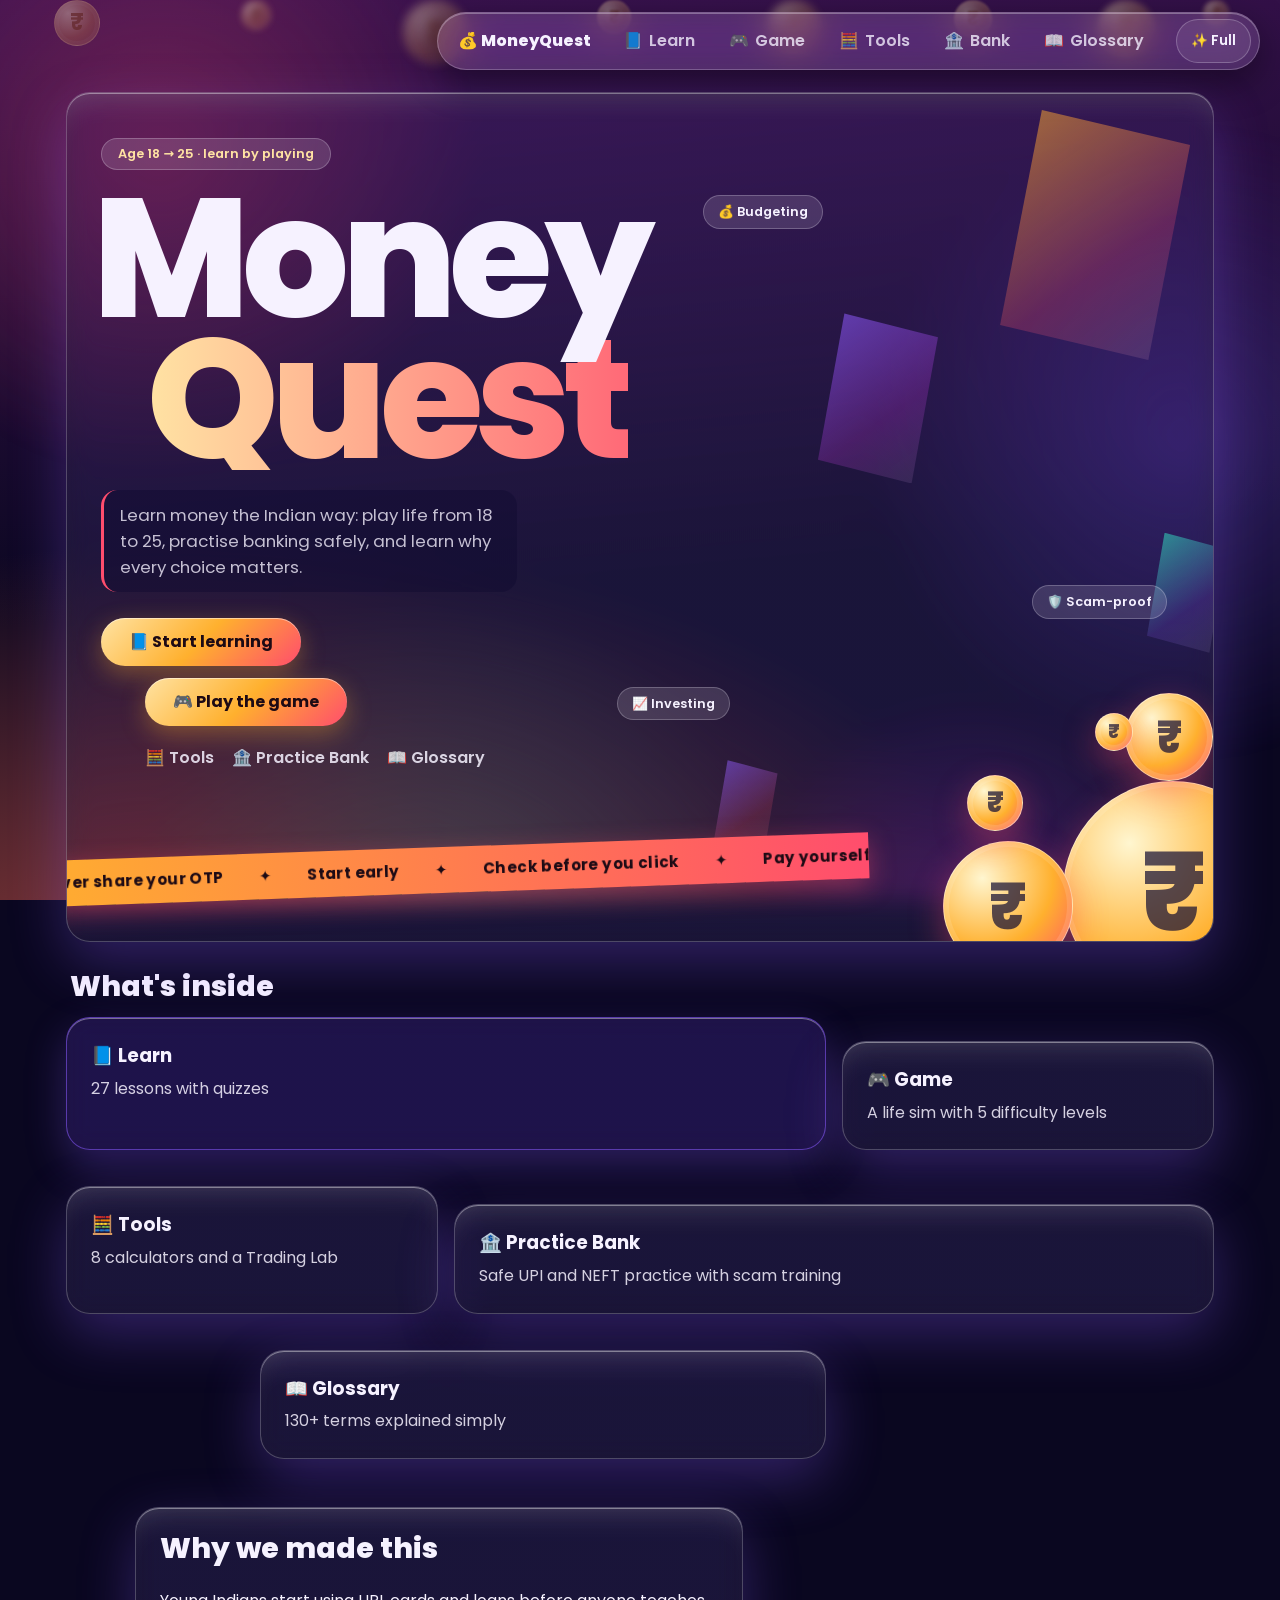
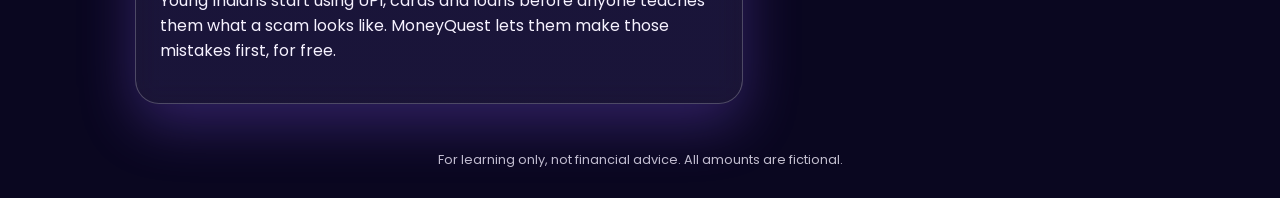
<file: index.html>
<!DOCTYPE html>
<html lang="en">
<head>
  <meta charset="utf-8">
  <meta name="viewport" content="width=device-width, initial-scale=1">
  <title>MoneyQuest - Home</title>
  <link rel="stylesheet" href="style.css">
  <!-- Optional font: if the network is down the page falls back to system fonts. -->
  <link rel="stylesheet" href="https://fonts.googleapis.com/css2?family=Poppins:wght@400;600;700;800&display=swap" media="print" onload="this.media='all'">
  <script src="fx.js" defer></script>
</head>
<body class="pg-home">
  <nav class="topnav">
    <a class="logo" href="index.html" aria-label="MoneyQuest home">💰 MoneyQuest</a>
    <a href="learn.html">Learn</a>
    <a href="game.html">Game</a>
    <a href="tools.html">Tools</a>
    <a href="bank.html">Bank</a>
    <a href="glossary.html">Glossary</a>
  </nav>

  <main class="page home-page">
    <section class="card screen home-hero">
      <div class="hero">
        <div class="prism p1"></div><div class="prism p2"></div><div class="prism p3"></div><div class="prism p4"></div>
        <div class="coin-cluster" aria-hidden="true"><span class="hcoin hc1">₹</span><span class="hcoin hc2">₹</span><span class="hcoin hc3">₹</span><span class="hcoin hc4">₹</span><span class="hcoin hc5">₹</span></div>
        <span class="tag t1">💰 Budgeting</span><span class="tag t2">🛡️ Scam-proof</span><span class="tag t3">📈 Investing</span>
        <div class="hero-content">
          <span class="eyebrow">Age 18 → 25 · learn by playing</span>
          <h1>Money<span class="grad">Quest</span></h1>
          <p class="tagline">Learn money the Indian way: play life from 18 to 25, practise banking safely, and learn why every choice matters.</p>
          <div class="hero-btns">
            <a class="btn" href="learn.html">📘 Start learning</a>
            <a class="btn" href="game.html">🎮 Play the game</a>
          </div>
          <div class="home-links">
            <a href="tools.html">🧮 Tools</a>
            <a href="bank.html">🏦 Practice Bank</a>
            <a href="glossary.html">📖 Glossary</a>
          </div>
        </div>
        <div class="ribbon-wrap"><div class="ribbon r1"><div class="ribbon-track">
          <span>Never share your OTP</span><span>✦</span><span>Start early</span><span>✦</span><span>Check before you click</span><span>✦</span><span>Pay yourself first</span><span>✦</span><span>Banks never ask for your PIN</span><span>✦</span><span>Read the fine print</span><span>✦</span>
          <span>Never share your OTP</span><span>✦</span><span>Start early</span><span>✦</span><span>Check before you click</span><span>✦</span><span>Pay yourself first</span><span>✦</span><span>Banks never ask for your PIN</span><span>✦</span><span>Read the fine print</span><span>✦</span>
        </div></div></div>
      </div>
    </section>

    <section class="home-inside">
      <h2>What's inside</h2>
      <div class="home-cards">
        <a class="glass home-card hc-a glass-learn" href="learn.html"><b>📘 Learn</b><span>27 lessons with quizzes</span></a>
        <a class="glass home-card hc-b" href="game.html"><b>🎮 Game</b><span>A life sim with 5 difficulty levels</span></a>
        <a class="glass home-card hc-c" href="tools.html"><b>🧮 Tools</b><span>8 calculators and a Trading Lab</span></a>
        <a class="glass home-card hc-d" href="bank.html"><b>🏦 Practice Bank</b><span>Safe UPI and NEFT practice with scam training</span></a>
        <a class="glass home-card hc-e" href="glossary.html"><b>📖 Glossary</b><span>130+ terms explained simply</span></a>
      </div>
    </section>

    <section class="glass home-why">
      <h2>Why we made this</h2>
      <p>Young Indians start using UPI, cards and loans before anyone teaches them what a scam looks like. MoneyQuest lets them make those mistakes first, for free.</p>
    </section>
  </main>

  <footer>For learning only, not financial advice. All amounts are fictional.</footer>
</body>
</html>
</file>
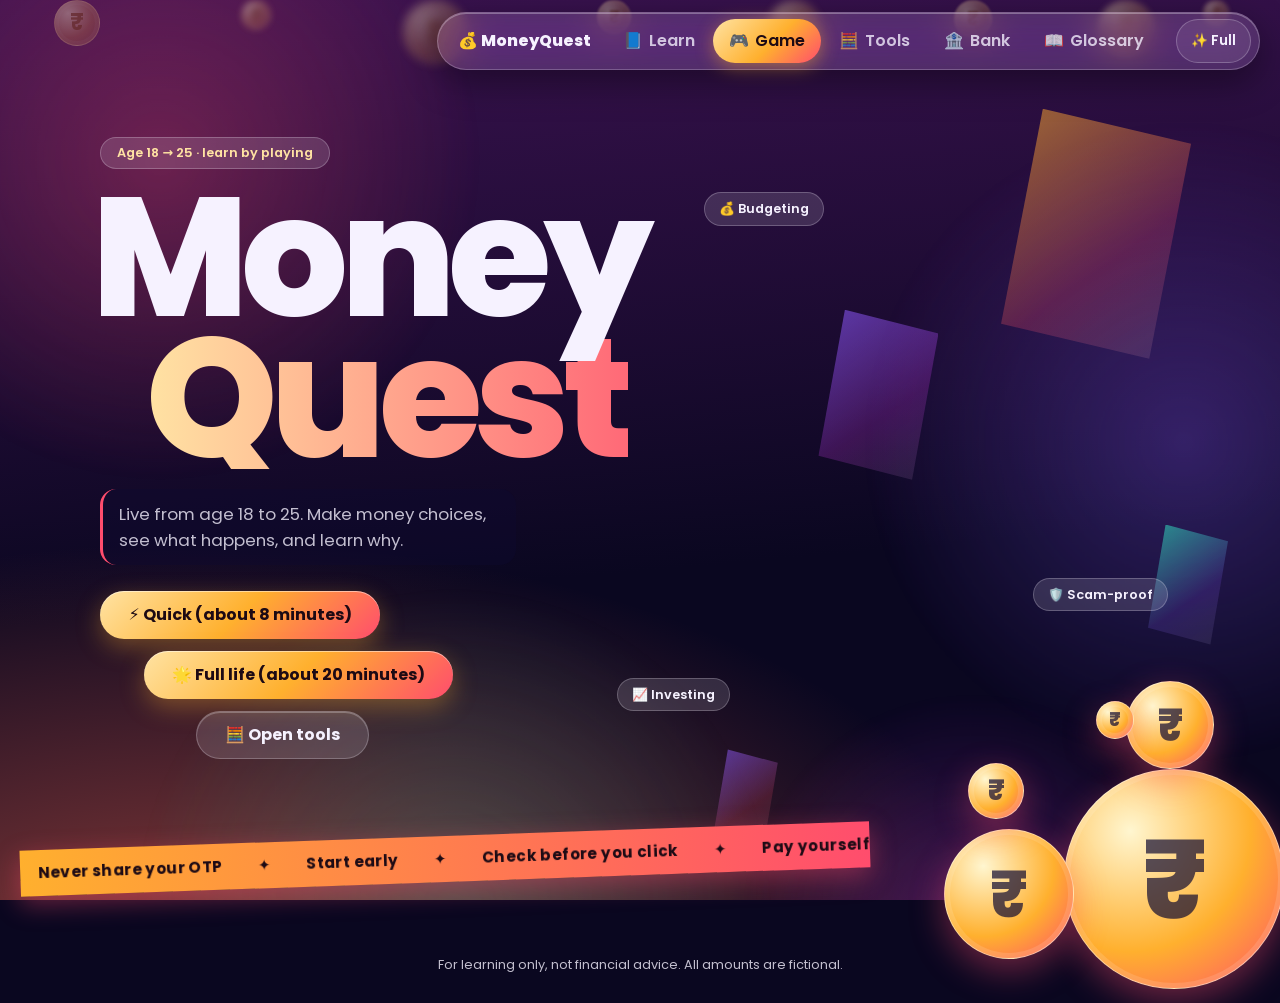
<file: game.html>
<!DOCTYPE html>
<html lang="en">
<head>
  <meta charset="utf-8">
  <meta name="viewport" content="width=device-width, initial-scale=1">
  <title>MoneyQuest - The Game</title>
  <link rel="stylesheet" href="style.css">
  <!-- Optional font: if the network is down the page falls back to system fonts. -->
  <link rel="stylesheet" href="https://fonts.googleapis.com/css2?family=Poppins:wght@400;600;700;800&display=swap" media="print" onload="this.media='all'">
  <script src="fx.js" defer></script>
</head>
<body class="pg-game">
  <nav class="topnav">
    <a class="logo" href="index.html" aria-label="MoneyQuest home">💰 MoneyQuest</a>
    <a href="learn.html">Learn</a>
    <a href="game.html" class="active">Game</a>
    <a href="tools.html">Tools</a>
    <a href="bank.html">Bank</a>
    <a href="glossary.html">Glossary</a>
  </nav>

  <main class="page game-layout">
    <!-- Dashboard: hidden until the game starts -->
    <section id="dashboard" class="card dashboard hidden">
      <div class="dash-head">
        <span class="age-pill">🎂 Age <b id="d-age">18</b></span>
        <span class="dash-title">Your money</span>
      </div>
      <div class="stats">
        <div class="stat stat-net">
          <div>
            <span class="label">✨ Net worth</span>
            <span class="value" id="d-net"></span>
            <span class="delta" id="dd-net"></span>
          </div>
          <svg class="spark" viewBox="0 0 120 40" preserveAspectRatio="none" aria-hidden="true">
            <path id="spark-area" class="spark-fill"></path>
            <path id="spark-line"></path>
          </svg>
        </div>
        <div class="stat"><span class="label">💵 Cash</span><span class="value" id="d-cash"></span><span class="delta" id="dd-cash"></span></div>
        <div class="stat"><span class="label">🏦 Savings</span><span class="value" id="d-savings"></span><span class="delta" id="dd-savings"></span></div>
        <div class="stat"><span class="label">🔒 FD</span><span class="value" id="d-fd"></span><span class="delta" id="dd-fd"></span></div>
        <div class="stat"><span class="label">📈 SIP value</span><span class="value" id="d-sip"></span><span class="delta" id="dd-sip"></span></div>
        <div class="stat"><span class="label">💳 Debt</span><span class="value" id="d-debt"></span><span class="delta" id="dd-debt"></span></div>
      </div>
      <!-- Credit score gauge (300-900). fx.js moves the needle and colour. -->
      <div class="gauge" id="gauge">
        <svg viewBox="0 -14 200 126" aria-hidden="true">
          <path class="g-track" d="M 20 96 A 80 80 0 0 1 180 96" pathLength="100"></path>
          <path class="g-arc" id="g-arc" d="M 20 96 A 80 80 0 0 1 180 96" pathLength="100"></path>
          <g class="g-needle-g" id="g-needle"><line class="g-needle" x1="100" y1="96" x2="100" y2="40"></line><circle class="g-hub" cx="100" cy="96" r="7"></circle></g>
          <text class="g-tick" x="20" y="111">300</text>
          <text class="g-tick" x="100" y="-4">600</text>
          <text class="g-tick" x="180" y="111">900</text>
        </svg>
        <div class="gauge-read">
          <span id="credit-value">650</span>
          <span class="gauge-caption">Credit score <span id="credit-label"></span></span>
        </div>
        <span id="credit-marker" hidden></span>
      </div>

      <!-- Net worth over time -->
      <div class="chart-wrap">
        <div class="chart-head"><span>📈 Net worth over time</span><span class="note">one point per step</span></div>
        <div class="chart" id="chart">
          <svg id="chart-svg" viewBox="0 0 560 150" aria-hidden="true">
            <defs>
              <linearGradient id="areaGrad" x1="0" y1="0" x2="0" y2="1">
                <stop offset="0" style="stop-color: var(--saffron)" stop-opacity="0.55"></stop>
                <stop offset="1" style="stop-color: var(--coral)" stop-opacity="0"></stop>
              </linearGradient>
            </defs>
            <path id="chart-area" fill="url(#areaGrad)"></path>
            <path id="chart-line" pathLength="1"></path>
          </svg>
          <span class="chart-dot" id="chart-dot"></span>
        </div>
      </div>
    </section>

    <!-- The game draws every screen (start, chapter card, turn, result...) in here -->
    <section id="screen" class="card screen"></section>
  </main>

  <footer>For learning only, not financial advice. All amounts are fictional.</footer>

  <script src="glossary.js"></script>
  <script src="turns.js"></script>
  <script src="lessons.js"></script>
  <script src="events.js"></script>
  <script src="game.js"></script>
</body>
</html>
</file>
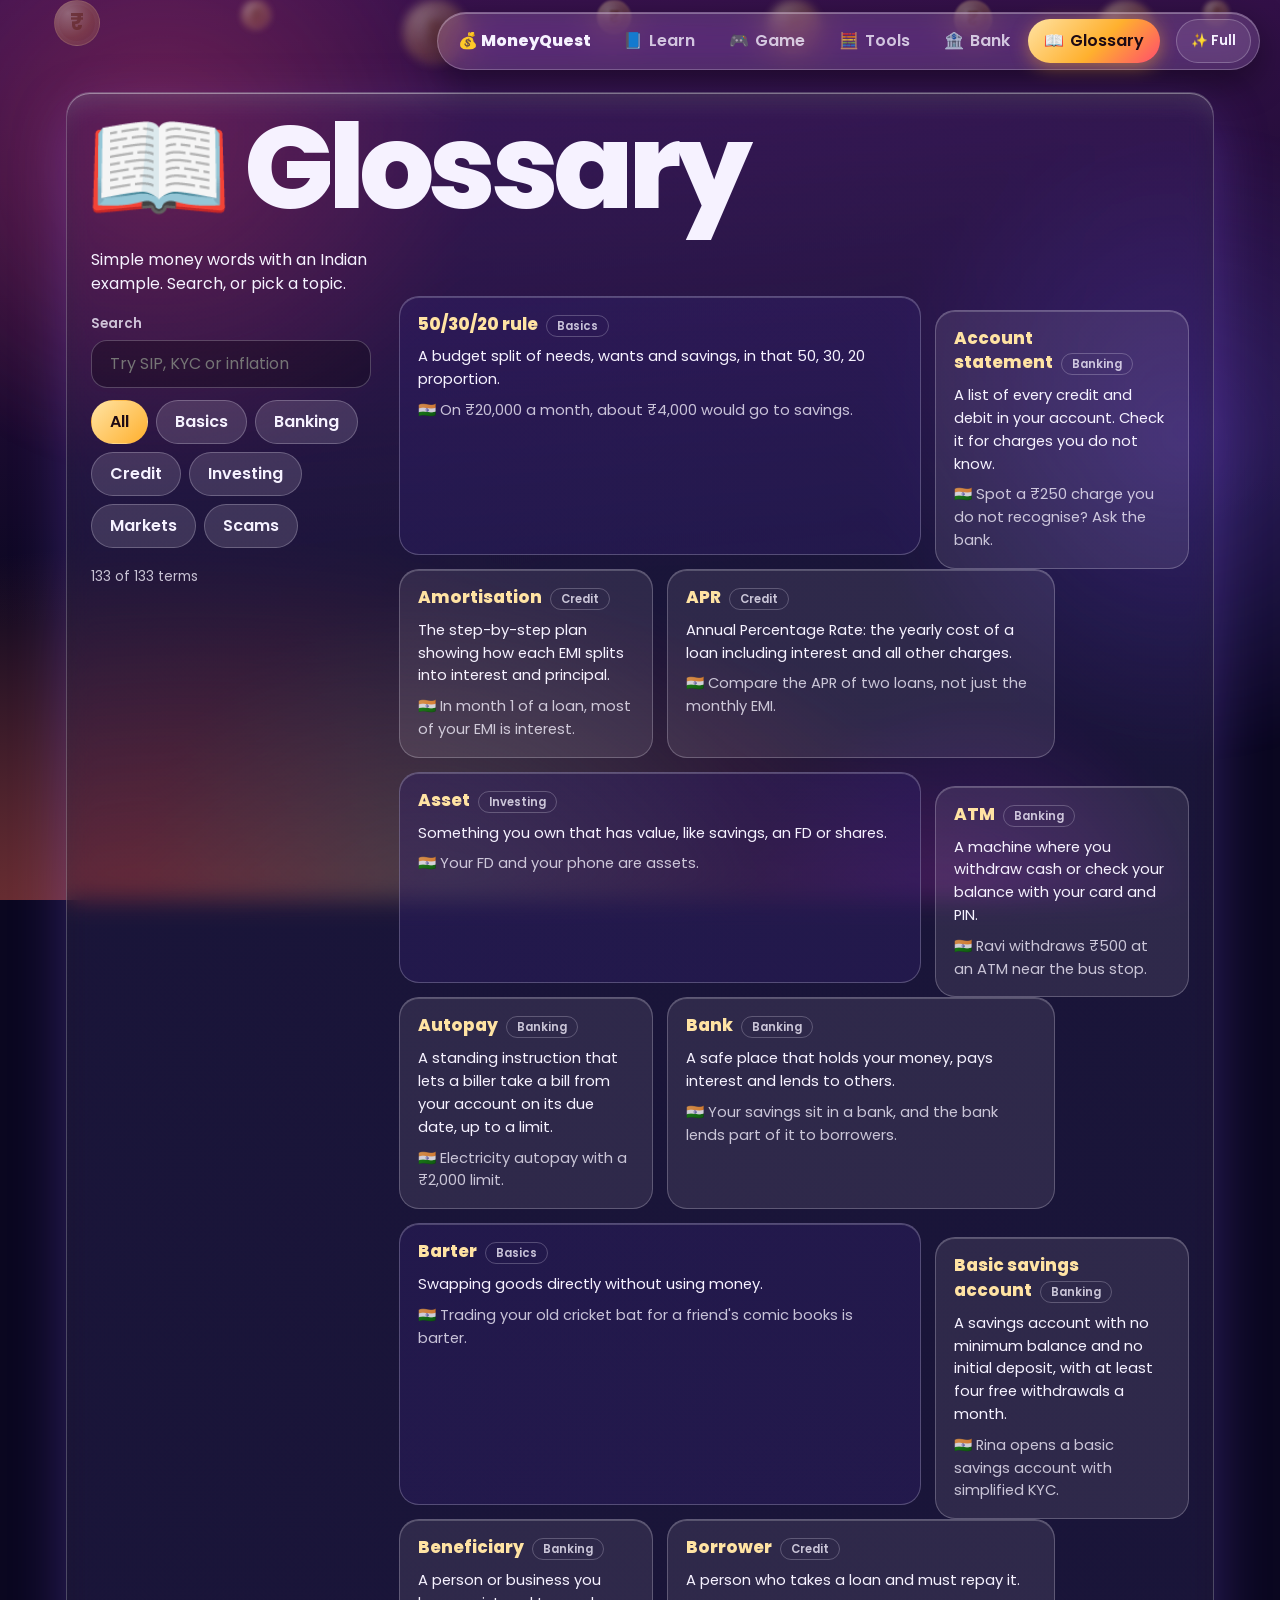
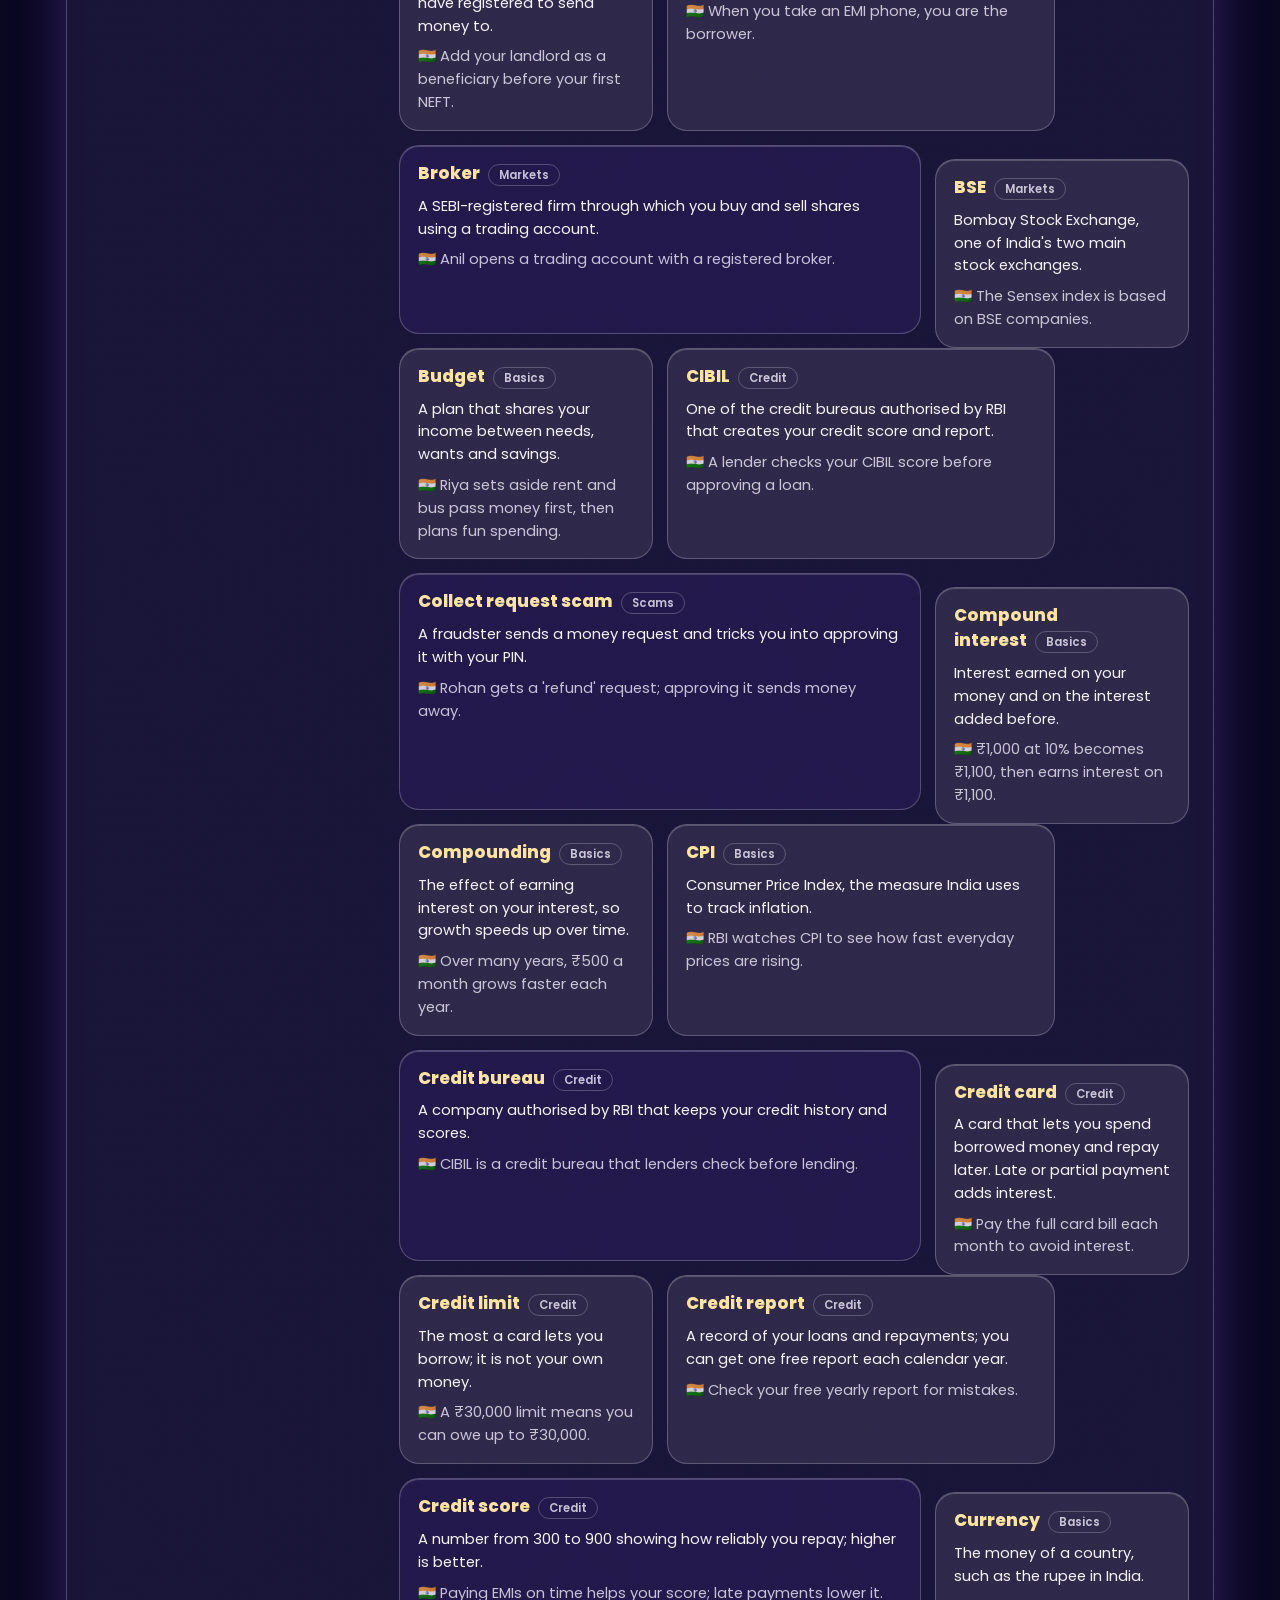
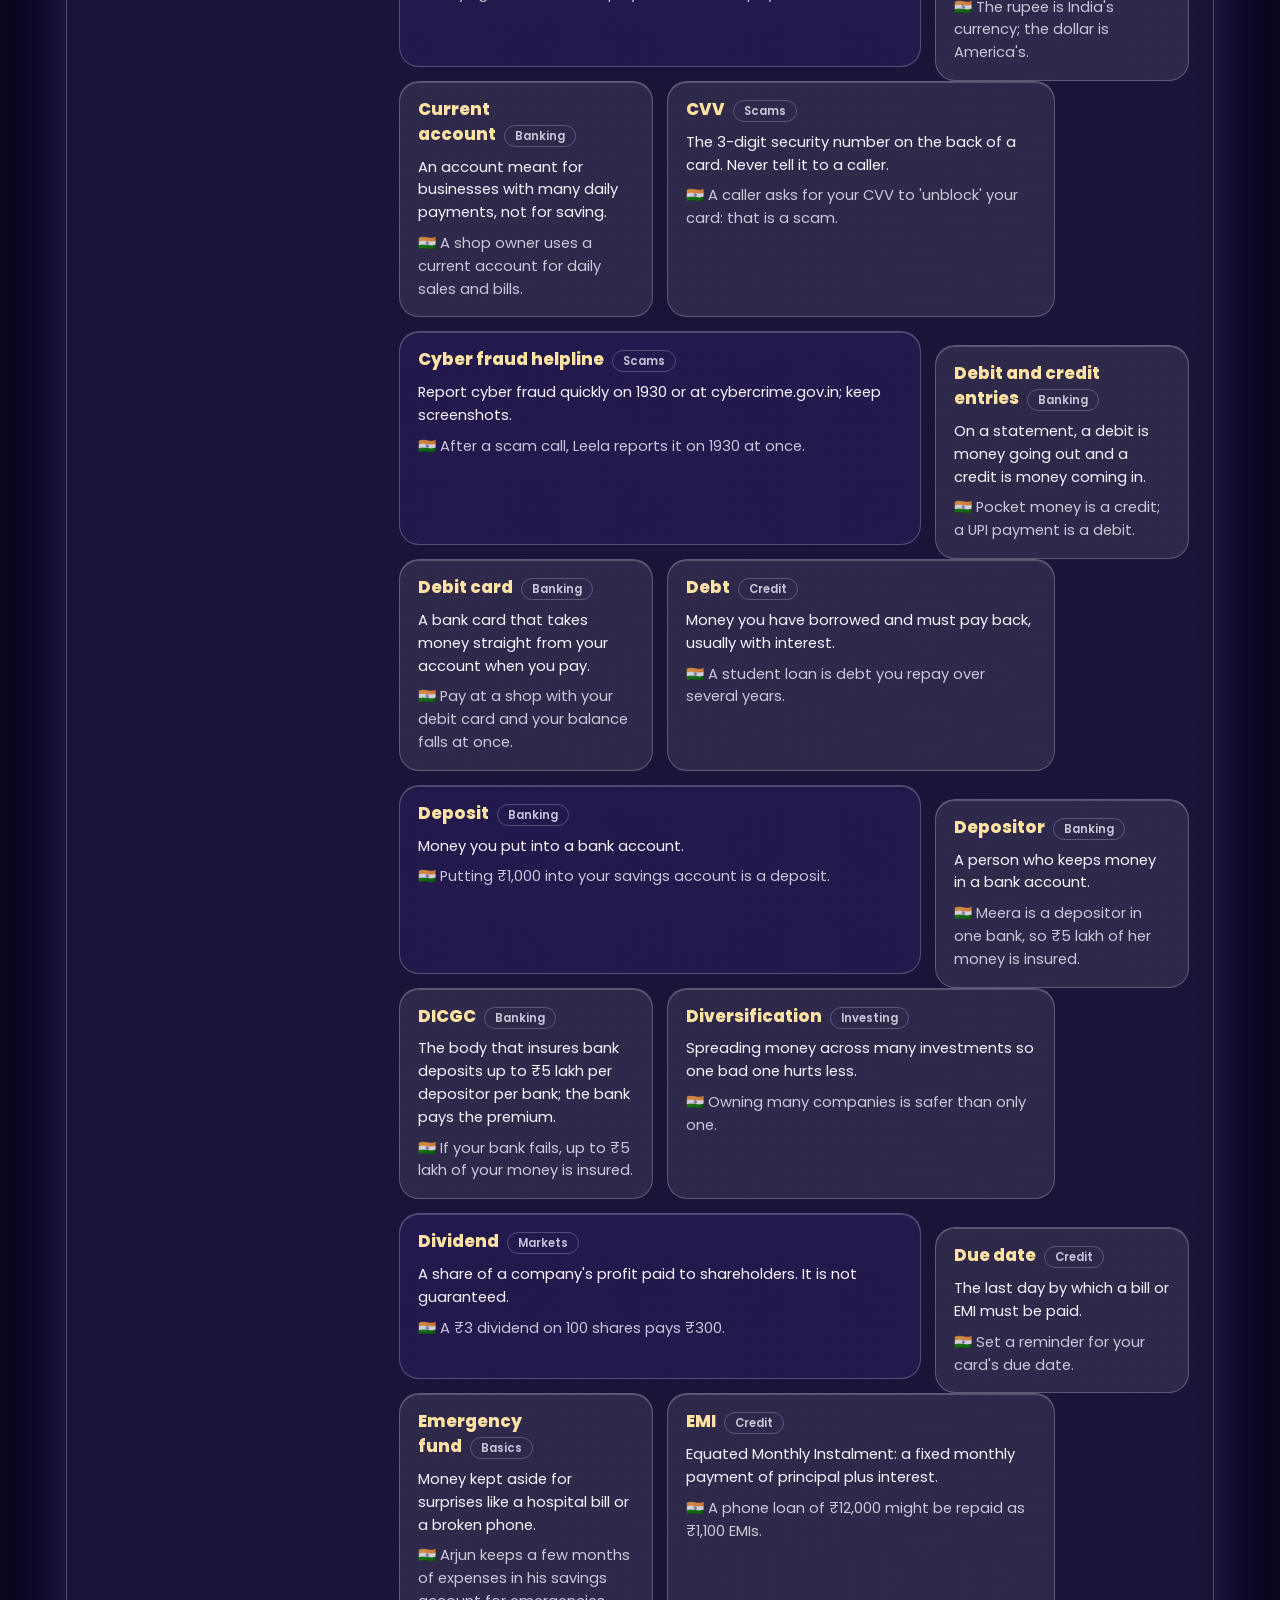
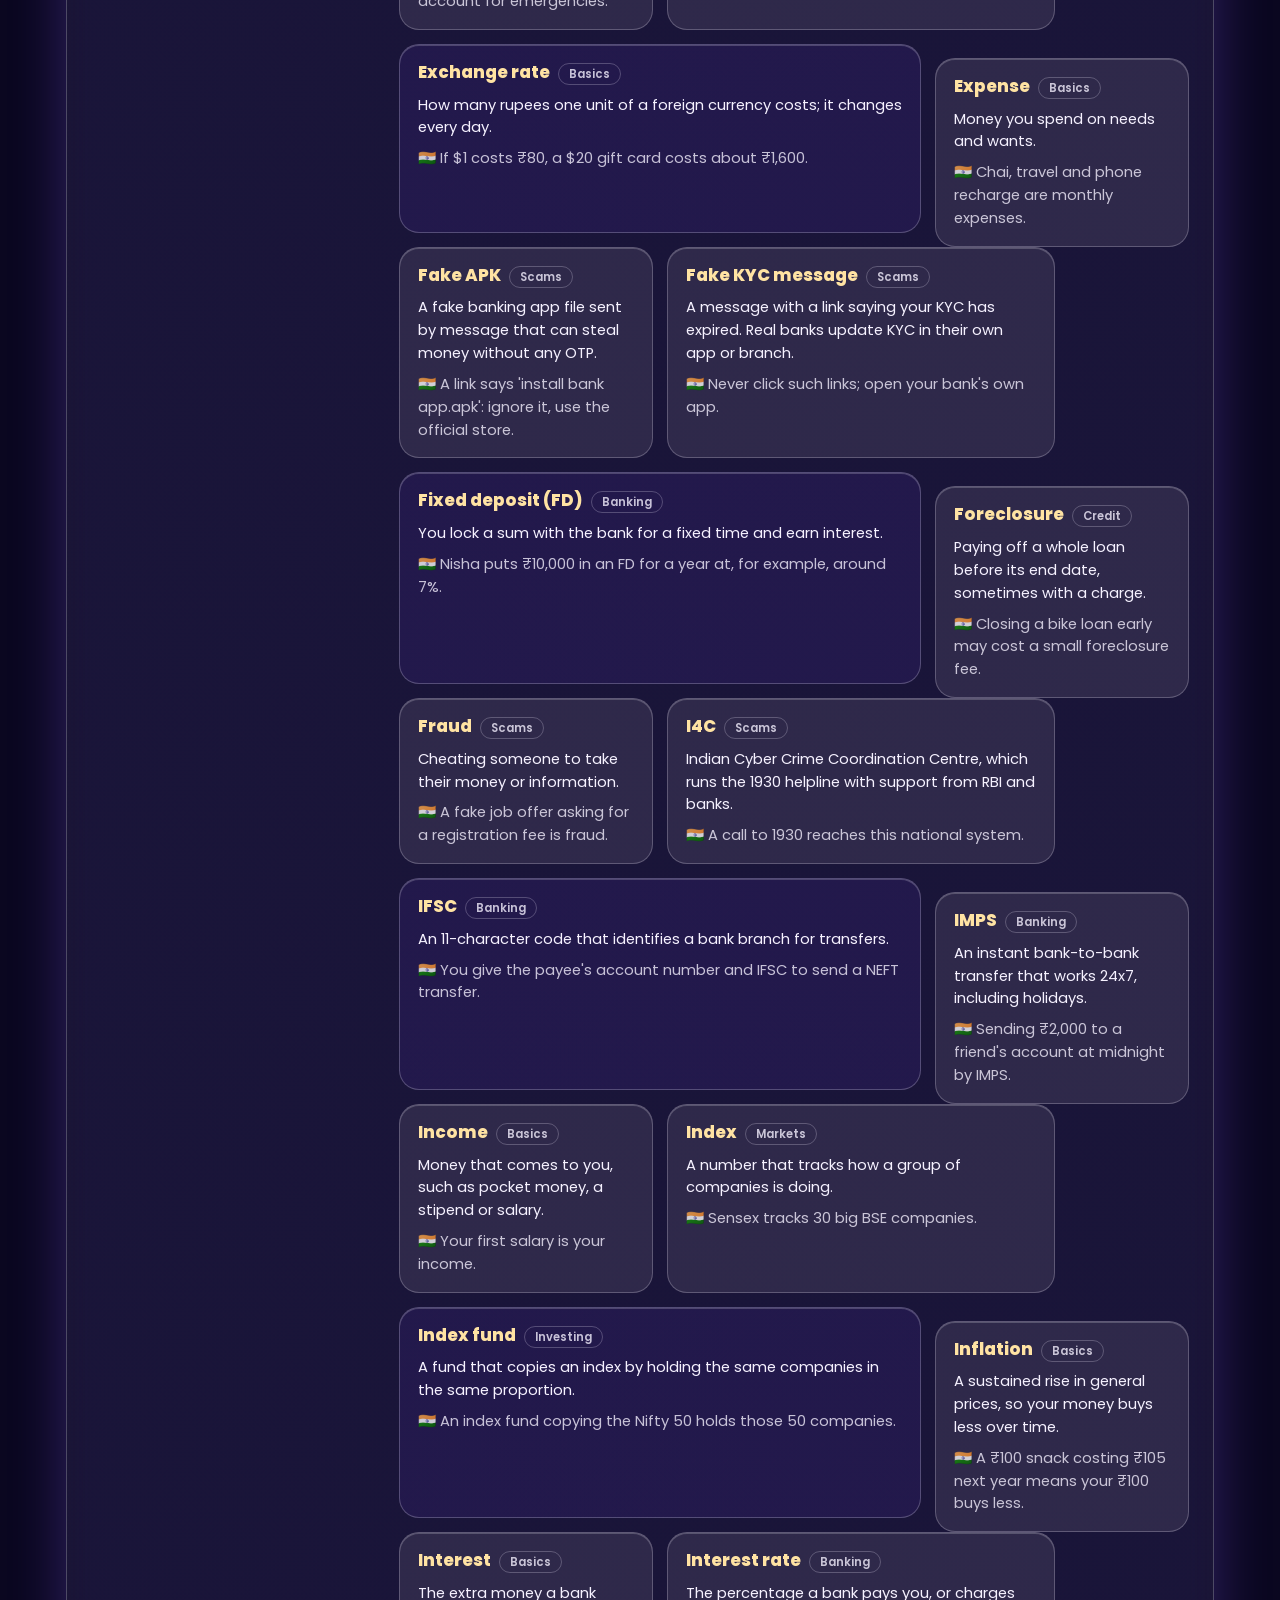
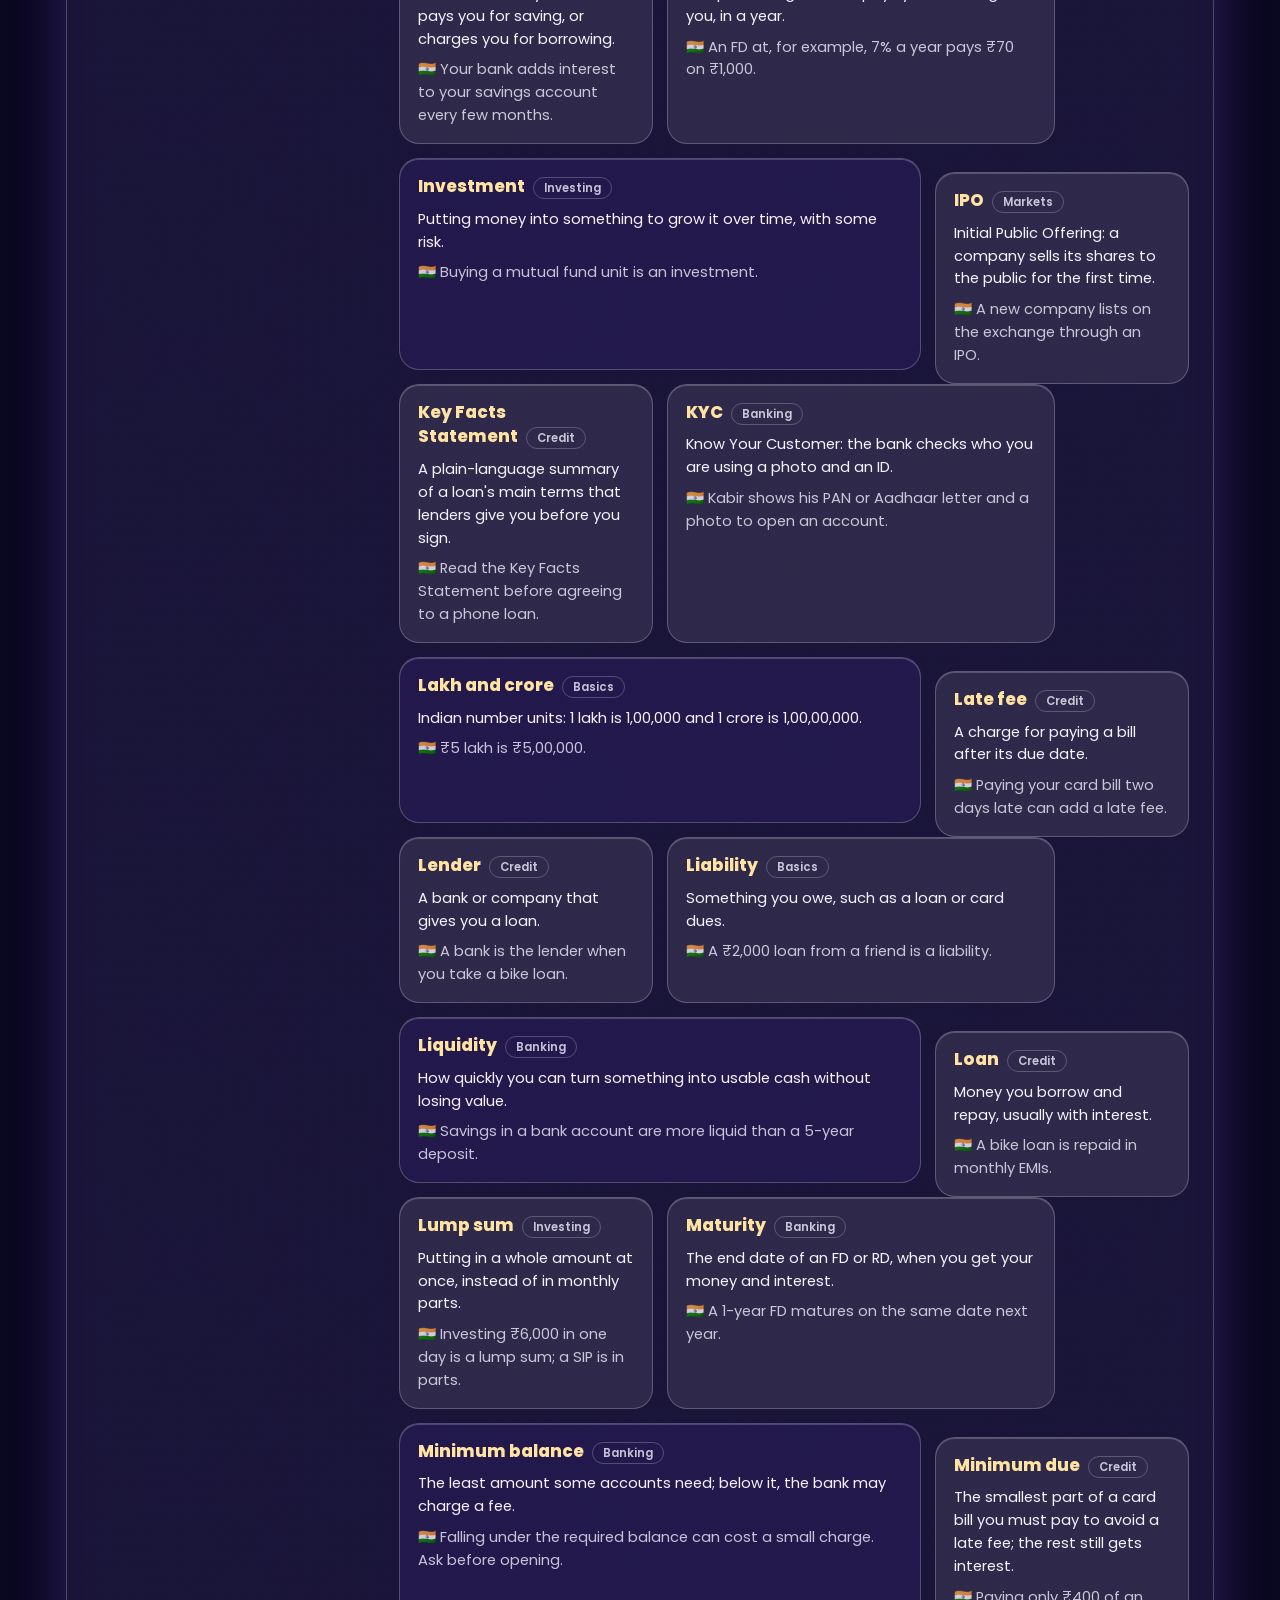
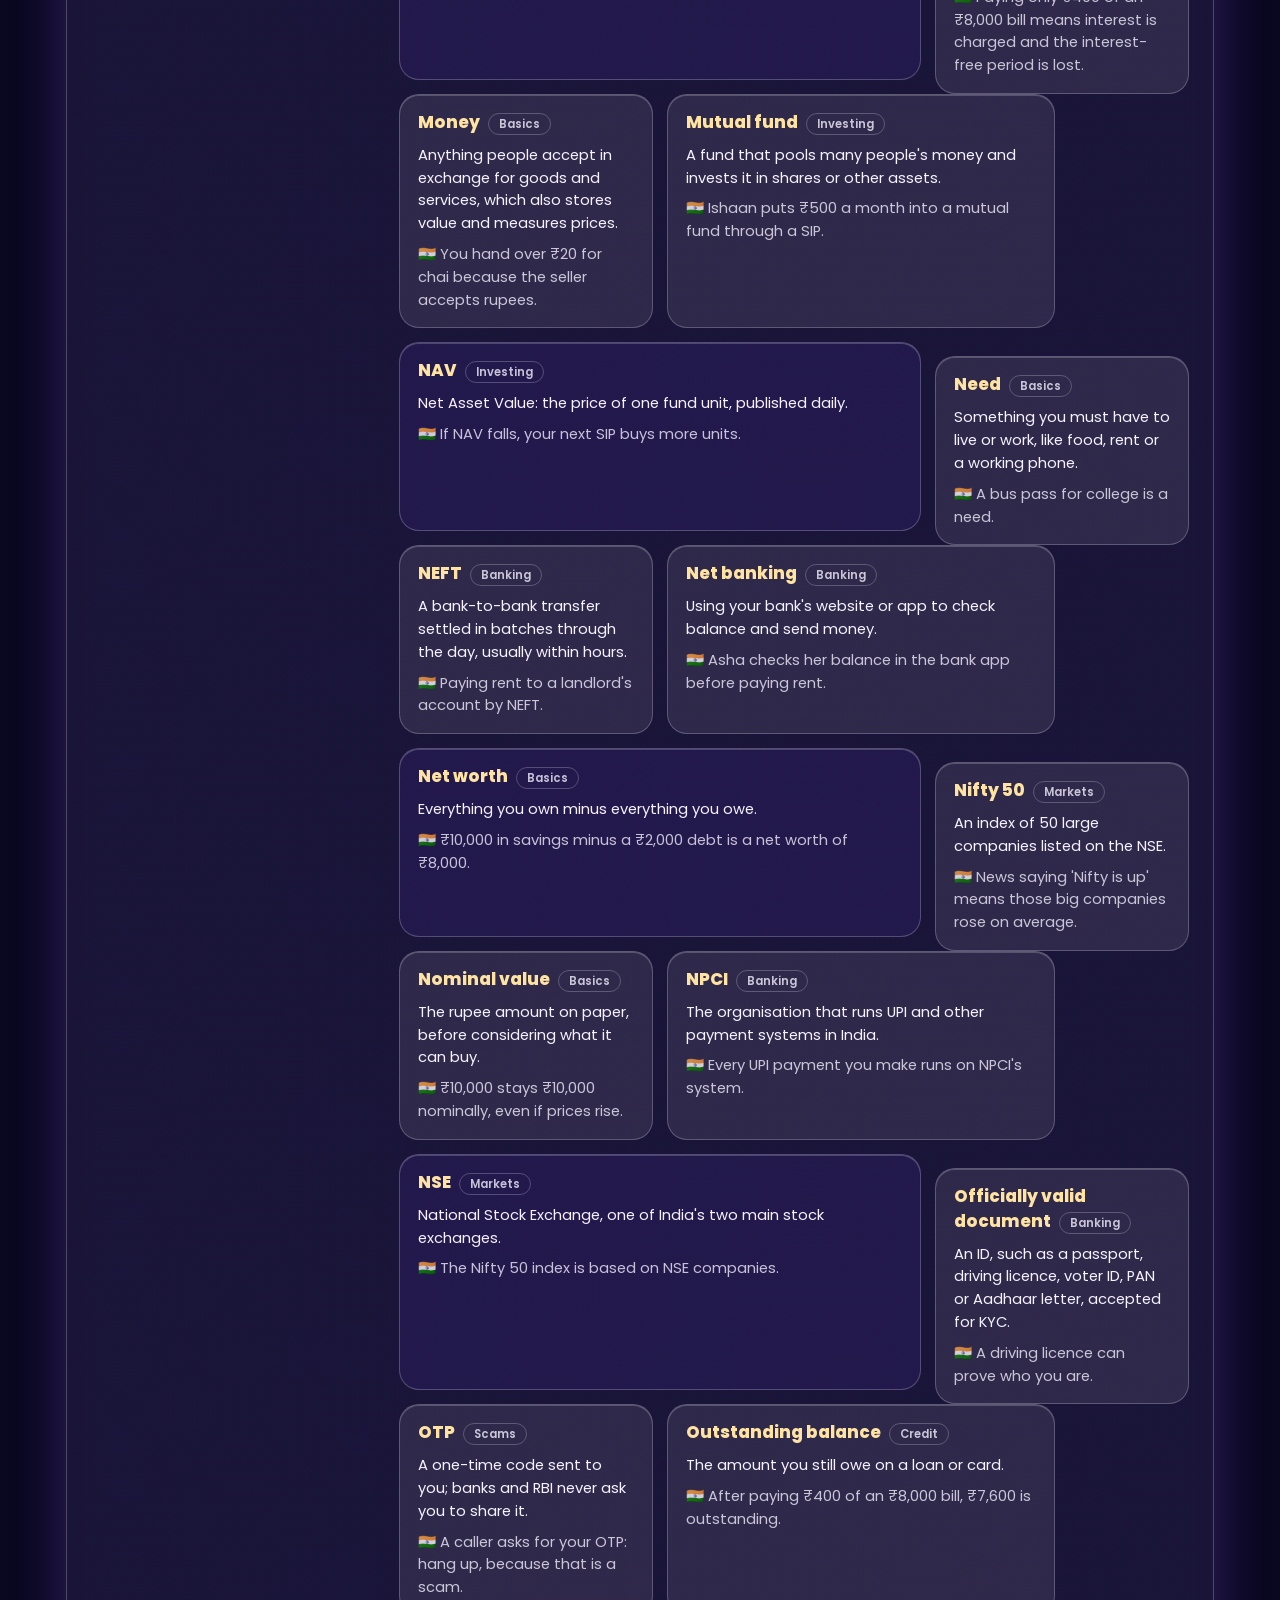
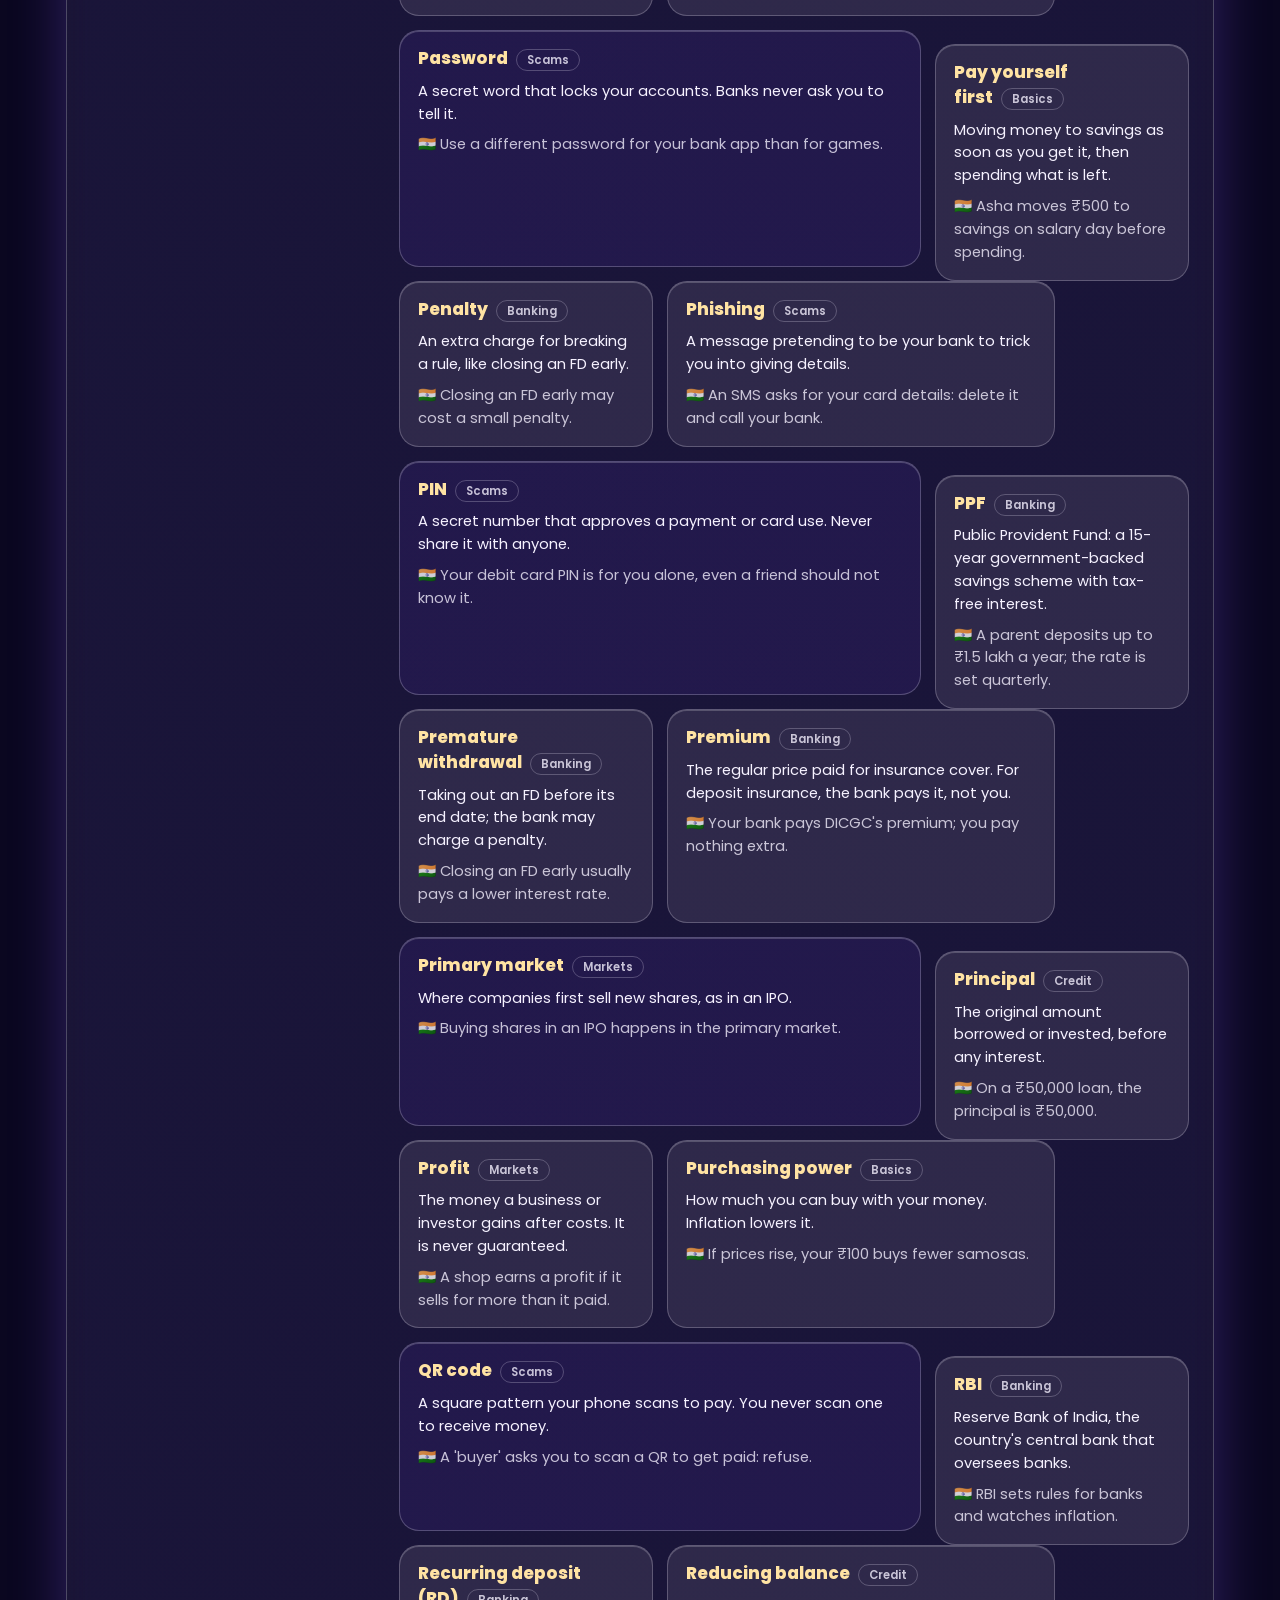
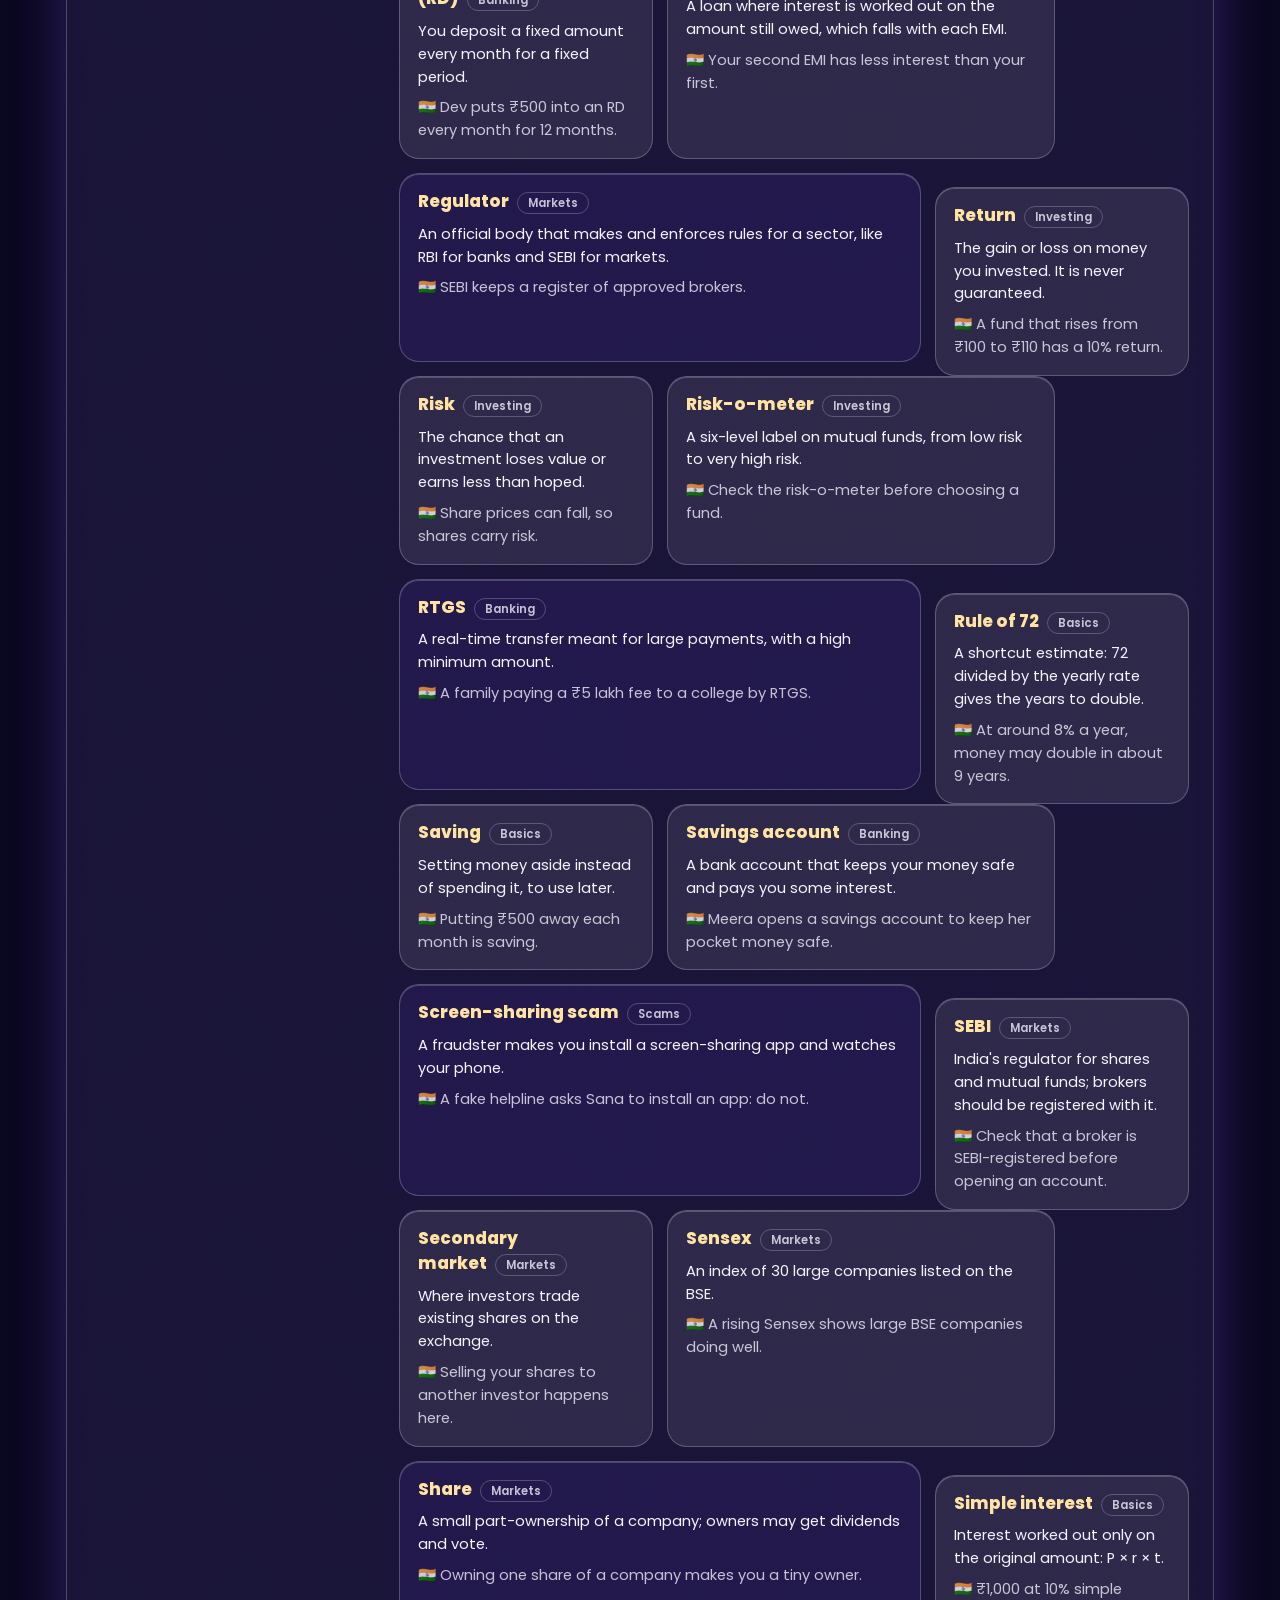
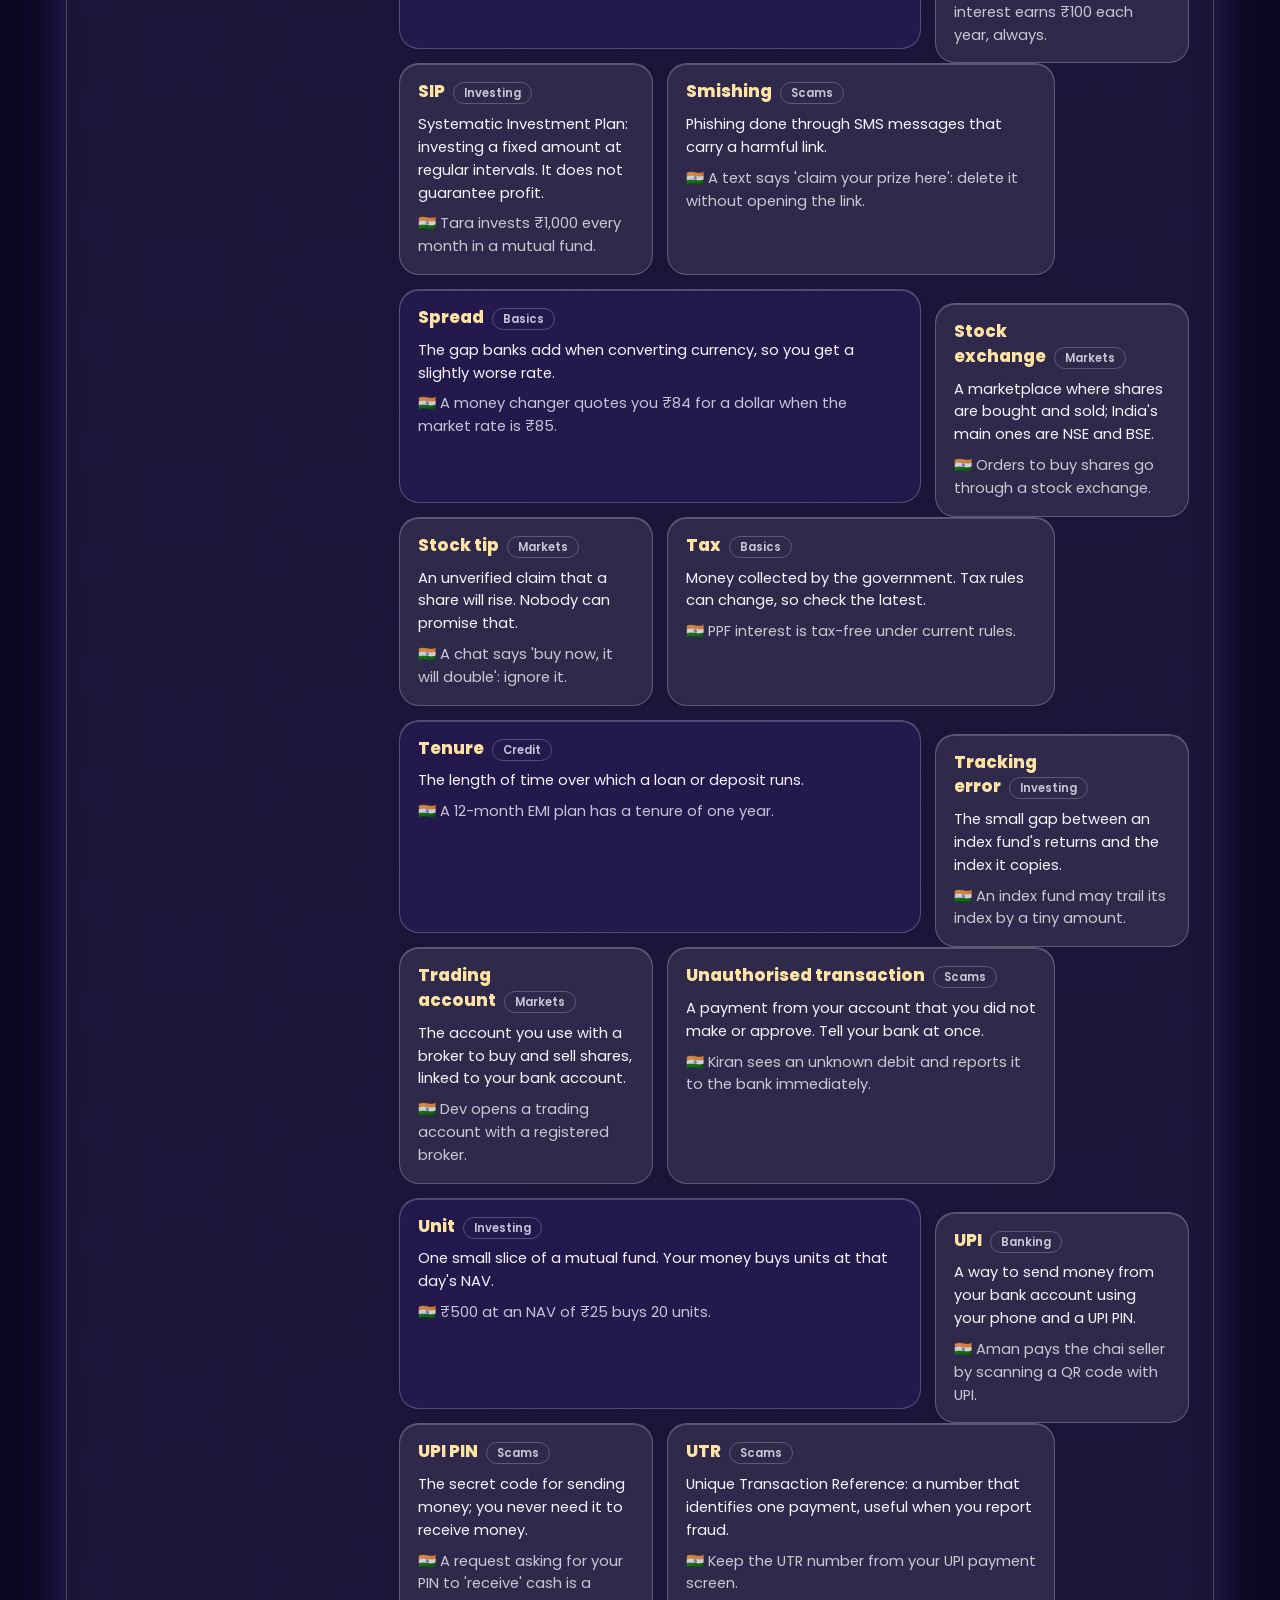
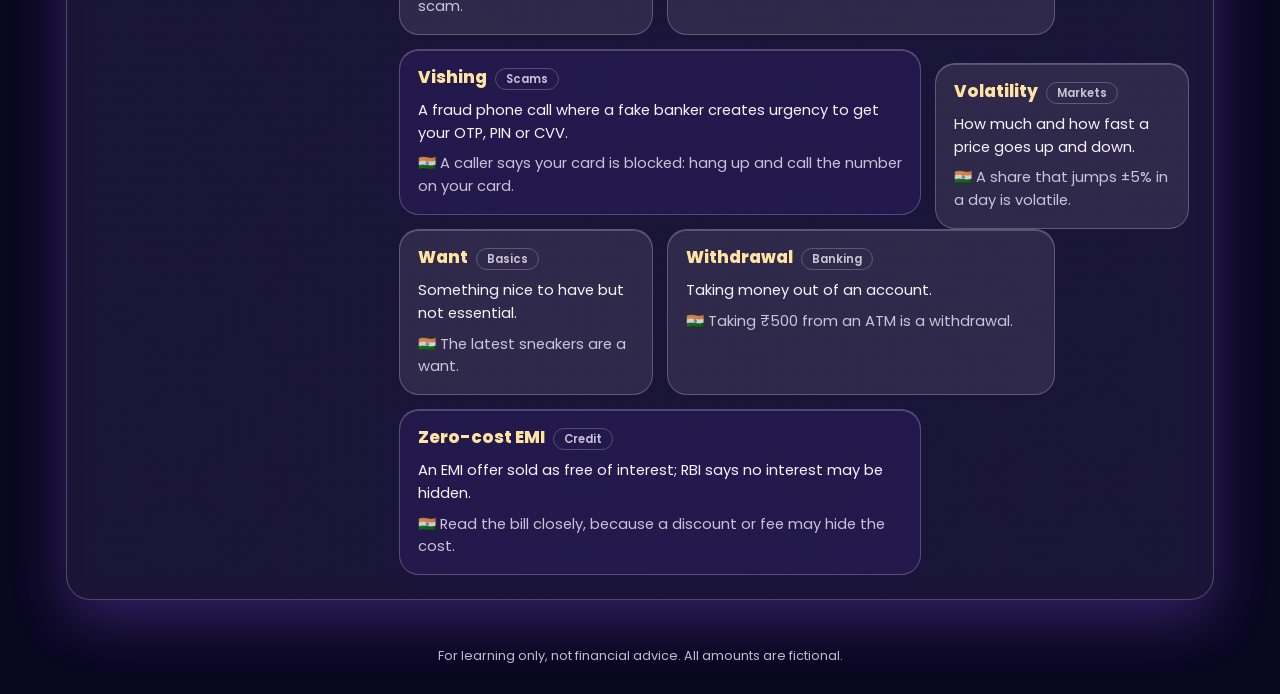
<file: glossary.html>
<!DOCTYPE html>
<html lang="en">
<head>
  <meta charset="utf-8">
  <meta name="viewport" content="width=device-width, initial-scale=1">
  <title>MoneyQuest - Glossary</title>
  <link rel="stylesheet" href="style.css">
  <!-- Optional font: if the network is down the page falls back to system fonts. -->
  <link rel="stylesheet" href="https://fonts.googleapis.com/css2?family=Poppins:wght@400;600;700;800&display=swap" media="print" onload="this.media='all'">
  <script src="fx.js" defer></script>
</head>
<body class="pg-gloss">
  <nav class="topnav">
    <a class="logo" href="index.html" aria-label="MoneyQuest home">💰 MoneyQuest</a>
    <a href="learn.html">Learn</a>
    <a href="game.html">Game</a>
    <a href="tools.html">Tools</a>
    <a href="bank.html">Bank</a>
    <a href="glossary.html" class="active">Glossary</a>
  </nav>

  <main class="page">
    <section class="card">
      <h1>📖 Glossary</h1>
      <div class="split">
        <div class="rail">
          <p>Simple money words with an Indian example. Search, or pick a topic.</p>
          <label for="gloss-search">Search</label>
          <input type="search" id="gloss-search" placeholder="Try SIP, KYC or inflation" autocomplete="off">
          <div class="chip-row" id="gloss-chips"></div>
          <p class="note" id="gloss-count"></p>
        </div>
        <div class="main-col">
          <div class="gloss-grid" id="gloss-grid"></div>
          <p class="center hidden" id="gloss-empty">No terms found. Try a different word.</p>
        </div>
      </div>
    </section>
  </main>

  <footer>For learning only, not financial advice. All amounts are fictional.</footer>

  <script src="glossary.js"></script>
</body>
</html>
</file>
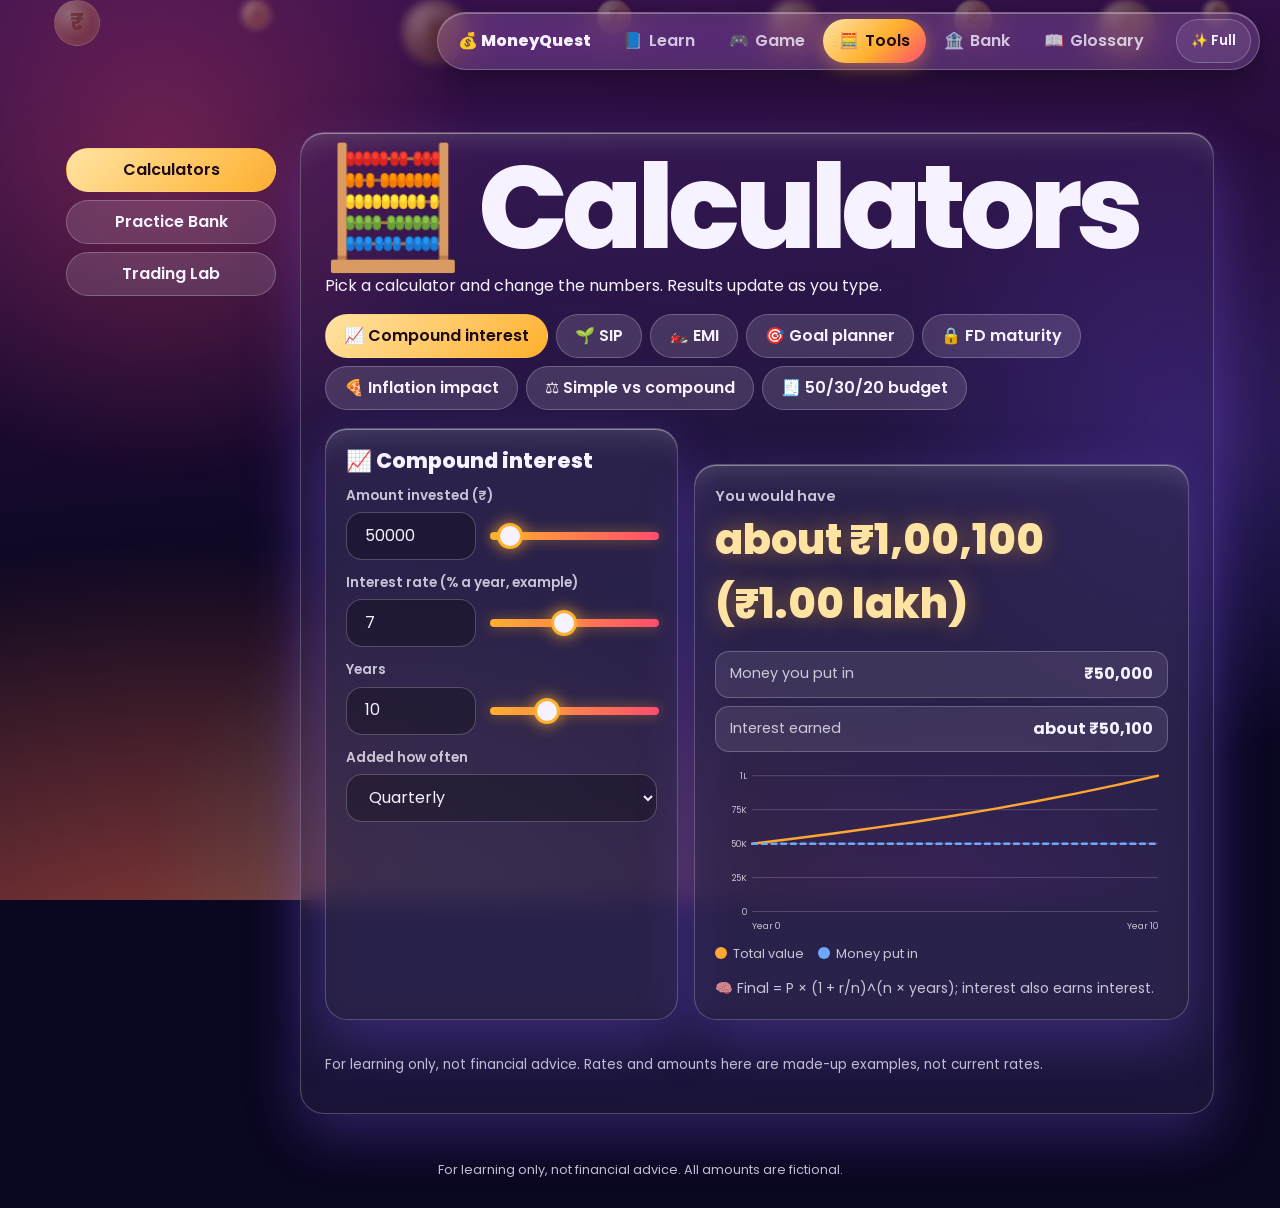
<file: tools.html>
<!DOCTYPE html>
<html lang="en">
<head>
  <meta charset="utf-8">
  <meta name="viewport" content="width=device-width, initial-scale=1">
  <title>MoneyQuest - Tools</title>
  <link rel="stylesheet" href="style.css">
  <!-- Optional font: if the network is down the page falls back to system fonts. -->
  <link rel="stylesheet" href="https://fonts.googleapis.com/css2?family=Poppins:wght@400;600;700;800&display=swap" media="print" onload="this.media='all'">
  <script src="fx.js" defer></script>
</head>
<body class="pg-tools">
  <nav class="topnav">
    <a class="logo" href="index.html" aria-label="MoneyQuest home">💰 MoneyQuest</a>
    <a href="learn.html">Learn</a>
    <a href="game.html">Game</a>
    <a href="tools.html" class="active">Tools</a>
    <a href="bank.html">Bank</a>
    <a href="glossary.html">Glossary</a>
  </nav>

  <main class="page">
    <div class="chip-row" id="tool-tabs">
      <button class="filter-chip active" data-show="calc-section">Calculators</button>
      <button class="filter-chip" data-show="bank-section">Practice Bank</button>
      <button class="filter-chip" data-show="trading-section">Trading Lab</button>
    </div>

    <section class="card" id="calc-section">
      <h1>🧮 Calculators</h1>
      <p>Pick a calculator and change the numbers. Results update as you type.</p>
      <div class="chip-row" id="calc-tabs"></div>
      <div id="calc-panel"></div>
      <p class="note">For learning only, not financial advice. Rates and amounts here are made-up examples, not current rates.</p>
    </section>

    <!-- trading.js fills the Trading Lab section -->
    <section class="card hidden" id="bank-section">
      <h1>🏦 Practice Bank</h1>
      <p>A full practice net-banking app: open an account, send UPI payments, use cards, deposits, loans and bills, and spot scams. All money is fictional.</p>
      <a class="btn" href="bank.html">Open the Practice Bank →</a>
      <p class="note">For learning only, not financial advice.</p>
    </section>
    <section class="card hidden" id="trading-section"></section>
  </main>

  <footer>For learning only, not financial advice. All amounts are fictional.</footer>

  <script src="calculators.js"></script>
  <script src="trading.js"></script>
  <script>
    // Switches between the Calculators, Practice Bank and Trading Lab sections.
    document.querySelectorAll("#tool-tabs .filter-chip").forEach(function (tab) {
      tab.onclick = function () {
        document.querySelectorAll("#tool-tabs .filter-chip").forEach(function (t) { t.classList.toggle("active", t === tab); });
        ["calc-section", "bank-section", "trading-section"].forEach(function (id) {
          document.getElementById(id).classList.toggle("hidden", id !== tab.dataset.show);
        });
      };
    });
  </script>
</body>
</html>
</file>
<file: style.css>
/* MoneyQuest shared styles: used by every page.
   Look: dark warm "smoky glass". Amber/orange accents, soft blue secondary, yellow highlight.
   Sections: 1 base, 2 background, 3 nav, 4 cards + buttons, 5 dashboard, 6 game screens,
   7 extras for later phases (scam, report card, glossary, tools), 8 keyframes, 9 phones, 10 reduced motion. */

/* ===== 1. Base ===== */
/* MIDNIGHT BAZAAR colour system: every colour is a custom property. Old names (--amber etc.) are aliases. */
@property --sky-a { syntax: "<color>"; inherits: true; initial-value: #3B1250; }
@property --sky-b { syntax: "<color>"; inherits: true; initial-value: #0A0720; }
@property --sky-glow { syntax: "<color>"; inherits: true; initial-value: rgba(255, 106, 77, 0.55); }
@property --sky { syntax: "<number>"; inherits: true; initial-value: 18; }

:root {
  --night-0: #0A0720;
  --night-1: #140C3F;
  --night-rgb: 16 10 48;
  --saffron: #FFB02E;
  --saffron-rgb: 255 176 46;
  --coral: #FF4D6D;
  --coral-rgb: 255 77 109;
  --mint: #2EF2C4;
  --mint-rgb: 46 242 196;
  --violet: #8A5CFF;
  --violet-rgb: 138 92 255;
  --magenta: #E040FB;
  --magenta-rgb: 224 64 251;
  --rose: #FF3B6B;
  --rose-rgb: 255 59 107;
  --gold: #FFE3A3;
  --gold-rgb: 255 227 163;
  --ink: #F6F2FF;
  --white-rgb: 246 242 255;
  --on-accent: #1D0A14;
  --muted: rgb(246 242 255 / 0.78);
  --glass: rgb(246 242 255 / 0.09);
  --glass-strong: rgb(246 242 255 / 0.14);
  --edge: rgb(246 242 255 / 0.24);
  --glass-solid: #241A5A;
  /* aliases used by older rules */
  --amber: var(--saffron);
  --orange: var(--coral);
  --blue: var(--violet);
  --text: var(--ink);
  --good: var(--mint);
  --bad: var(--rose);
  --warn: var(--gold);
  --radius: 24px;
  --ease: cubic-bezier(0.2, 0.8, 0.3, 1);
  --font: "Poppins", system-ui, -apple-system, "Segoe UI", Roboto, Arial, sans-serif;
}

/* LIFE-AS-A-DAY SKY: fx.js sets data-sky (and --sky) from the player's age; the three colours ease over 1.5 s. */
html[data-sky="20"] { --sky: 20; --sky-a: #0E4A63; --sky-b: #15114F; --sky-glow: rgba(255, 211, 107, 0.5); }
html[data-sky="22"] { --sky: 22; --sky-a: #55185F; --sky-b: #1C0D45; --sky-glow: rgba(255, 150, 60, 0.5); }
html[data-sky="24"] { --sky: 24; --sky-a: #3B1478; --sky-b: #100840; --sky-glow: rgba(224, 64, 251, 0.5); }
html[data-sky="25"] { --sky: 25; --sky-a: #0A0720; --sky-b: #050314; --sky-glow: rgba(75, 47, 191, 0.5); }

* { box-sizing: border-box; }

/* The warm gradient lives on <html> so the floating background layer can sit on top of it. */
html {
  min-height: 100%;
  background-color: var(--night-0);
  background-image:
    radial-gradient(1200px 640px at 16% 110%, var(--sky-glow), transparent 70%),
    linear-gradient(175deg, var(--sky-a) 0%, var(--sky-b) 62%, var(--night-0) 100%);
  background-attachment: fixed;
  transition: --sky-a 1.5s ease, --sky-b 1.5s ease, --sky-glow 1.5s ease, --sky 1.5s ease;
}

body {
  margin: 0;
  min-height: 100vh;
  color: var(--ink);
  font-family: var(--font);
  line-height: 1.55;
}

h1, h2, h3 { line-height: 1.15; font-weight: 800; }
h1 { font-size: clamp(2rem, 6vw, 3.2rem); }
h2 { font-size: clamp(1.3rem, 3.6vw, 1.8rem); }

.hidden { display: none !important; }
.note { color: var(--muted); font-size: 0.85rem; }
.center { text-align: center; }
.up { color: var(--good); }
.down { color: var(--bad); }

a:focus-visible, button:focus-visible, input:focus-visible {
  outline: 2px solid var(--gold);
  outline-offset: 3px;
}

/* Words with an amber-to-orange gradient (needs a plain colour first as a fallback). */
.grad {
  color: var(--amber);
  background: linear-gradient(90deg, var(--gold), var(--orange));
  -webkit-background-clip: text;
  background-clip: text;
  -webkit-text-fill-color: transparent;
}

/* ===== 2. Animated background (built by fx.js) ===== */
.bg { position: fixed; inset: 0; z-index: -1; overflow: hidden; pointer-events: none; }

/* Orbs are soft radial gradients, so they look blurred without any expensive blur filter. */
.orb {
  position: absolute;
  width: 55vmax;
  height: 55vmax;
  border-radius: 50%;
  opacity: 0.6;
  will-change: transform;
  animation: drift var(--t, 40s) ease-in-out infinite alternate;
}
.o1 { left: -15vmax; top: -15vmax; --t: 38s; background: radial-gradient(circle, rgb(var(--saffron-rgb) / 0.5), transparent 65%); }
.o2 { right: -20vmax; top: 10vh; --t: 46s; animation-delay: -10s; background: radial-gradient(circle, rgb(var(--violet-rgb) / 0.42), transparent 65%); }
.o3 { left: 8vw; bottom: -28vmax; --t: 52s; animation-delay: -20s; background: radial-gradient(circle, rgb(var(--saffron-rgb) / 0.32), transparent 65%); }
.o4 { right: 4vw; bottom: -22vmax; width: 40vmax; height: 40vmax; --t: 44s; animation-delay: -5s; background: radial-gradient(circle, rgb(var(--saffron-rgb) / 0.38), transparent 65%); }
.o5 { left: 35vw; top: 18vh; width: 34vmax; height: 34vmax; --t: 60s; animation-delay: -30s; background: radial-gradient(circle, rgb(var(--violet-rgb) / 0.26), transparent 65%); }

/* Floating rupee coins. Size, blur (depth), speed and delay come from inline variables. */
.coin {
  position: absolute;
  top: 0;
  width: var(--s);
  height: var(--s);
  margin-left: calc(var(--s) / -2);
  display: grid;
  place-items: center;
  border-radius: 50%;
  font-weight: 700;
  font-size: calc(var(--s) * 0.5);
  color: rgba(120, 60, 0, 0.75);
  background: radial-gradient(circle at 30% 28%, rgba(255, 240, 190, 0.8), rgba(255, 180, 60, 0.45) 55%, rgba(200, 110, 20, 0.3));
  border: 1px solid rgba(255, 230, 170, 0.45);
  box-shadow: inset 0 0 0 4px rgba(255, 255, 255, 0.08);
  filter: blur(var(--b));
  opacity: 0.45;
  will-change: transform;
  animation: coin-float var(--t) linear var(--dl) infinite;
}

/* ===== 3. Navigation: floating glass pill (bottom bar on phones) ===== */
.topnav {
  position: sticky;
  top: 12px;
  z-index: 50;
  display: flex;
  align-items: center;
  gap: 16px;
  width: fit-content;
  max-width: calc(100% - 24px);
  margin: 12px auto 0;
  padding: 6px 8px 6px 20px;
  border-radius: 999px;
  background: var(--glass-strong);
  border: 1px solid var(--edge);
  box-shadow: 0 12px 36px rgba(0, 0, 0, 0.4), inset 0 1px 0 rgba(255, 255, 255, 0.3);
  -webkit-backdrop-filter: blur(18px) saturate(150%);
  backdrop-filter: blur(18px) saturate(150%);
}
.topnav .logo { font-weight: 800; white-space: nowrap; }

.nav-links { position: relative; display: flex; gap: 2px; }
.nav-links a {
  position: relative;
  z-index: 1;
  display: flex;
  align-items: center;
  gap: 6px;
  min-height: 44px;
  padding: 0 16px;
  border-radius: 999px;
  color: var(--muted);
  font-weight: 600;
  text-decoration: none;
  transition: color 0.25s;
}
.nav-links a:hover { color: var(--ink); }
.nav-links a.active { color: var(--on-accent); }

/* The glowing highlight that slides under the active tab. */
.nav-glow {
  position: absolute;
  left: 0;
  top: 0;
  width: 0;
  height: 100%;
  border-radius: 999px;
  background: linear-gradient(135deg, var(--gold), var(--amber) 55%, var(--orange));
  box-shadow: 0 4px 18px rgb(var(--saffron-rgb) / 0.45);
  transition: transform 0.55s cubic-bezier(0.3, 1.25, 0.5, 1), width 0.55s cubic-bezier(0.3, 1.25, 0.5, 1);
}

/* ===== 4. Page layout, glass cards and buttons ===== */
.page { position: relative; max-width: 1180px; margin: 0 auto; padding: 22px 16px 8px; }

/* Every panel is frosted glass. Inner tiles stay flat so blur is never stacked inside blur. */
.card, .glass {
  position: relative;
  margin-bottom: 20px;
  padding: 24px;
  border-radius: var(--radius);
  background: var(--glass);
  border: 1px solid var(--edge);
  box-shadow: 0 18px 50px rgba(0, 0, 0, 0.35), inset 0 1px 0 rgba(255, 255, 255, 0.28);
  -webkit-backdrop-filter: blur(18px) saturate(140%);
  backdrop-filter: blur(18px) saturate(140%);
}
.card h1, .card h2, .card h3 { margin-top: 0; }

/* Solid colour for browsers that cannot blur what is behind a panel. */
@supports not ((backdrop-filter: blur(1px)) or (-webkit-backdrop-filter: blur(1px))) {
  .card, .glass, .topnav { background: rgb(var(--night-rgb) / 0.95); }
}

footer { text-align: center; color: var(--muted); font-size: 0.8rem; padding: 18px 16px 28px; }

/* Main game layout: dashboard on the left and the game screen on the right (wide screens). */
.game-layout { display: grid; grid-template-columns: 1fr; gap: 20px; align-items: start; }
.game-layout .card { margin-bottom: 0; }
.game-layout:has(#dashboard.hidden) .screen { max-width: 920px; width: 100%; margin: 0 auto; }
@media (min-width: 980px) {
  .game-layout { grid-template-columns: minmax(380px, 5fr) minmax(0, 6fr); }
  .game-layout .dashboard { position: sticky; top: 84px; }
  .game-layout:has(#dashboard.hidden) { grid-template-columns: 1fr; }
}

.btn {
  position: relative;
  overflow: hidden;
  display: inline-flex;
  align-items: center;
  justify-content: center;
  gap: 8px;
  min-height: 48px;
  padding: 0 28px;
  border: 0;
  border-radius: 999px;
  font: inherit;
  font-weight: 700;
  font-size: 1rem;
  color: var(--on-accent);
  text-decoration: none;
  cursor: pointer;
  background: linear-gradient(135deg, var(--gold), var(--amber) 50%, var(--orange));
  box-shadow: 0 8px 24px rgb(var(--saffron-rgb) / 0.35), inset 0 1px 0 rgba(255, 255, 255, 0.5);
  transition: transform 0.2s, box-shadow 0.2s;
}
/* A light sheen that sweeps across on hover. */
.btn::after, .choice::after {
  content: "";
  position: absolute;
  inset: 0;
  pointer-events: none;
  background: linear-gradient(110deg, transparent 30%, rgba(255, 255, 255, 0.5) 50%, transparent 70%);
  transform: translateX(-120%);
  transition: transform 0.7s;
}
.btn:hover { transform: translateY(-2px); box-shadow: 0 12px 30px rgb(var(--saffron-rgb) / 0.5), inset 0 1px 0 rgba(255, 255, 255, 0.5); }
.btn:hover::after, .choice:hover::after { transform: translateX(120%); }
.btn:active { transform: scale(0.97); }
.btn-ghost {
  color: var(--ink);
  background: var(--glass-strong);
  border: 1px solid var(--edge);
  box-shadow: inset 0 1px 0 rgba(255, 255, 255, 0.25);
}
.btn-ghost::after { opacity: 0.4; }

/* ===== 5. Dashboard ===== */
.dash-head { display: flex; align-items: center; justify-content: space-between; margin-bottom: 14px; }
.dash-title { font-weight: 700; color: var(--muted); font-size: 0.9rem; }

/* Glowing age pill (also used on chapter cards). */
.age-pill {
  display: inline-block;
  padding: 6px 16px;
  border-radius: 999px;
  font-weight: 700;
  font-size: 0.9rem;
  background: rgb(var(--saffron-rgb) / 0.16);
  border: 1px solid rgb(var(--saffron-rgb) / 0.55);
  box-shadow: 0 0 22px rgb(var(--saffron-rgb) / 0.4), inset 0 1px 0 rgba(255, 255, 255, 0.25);
}
.age-pill strong { font-weight: 700; }

.stats { display: grid; grid-template-columns: repeat(3, 1fr); gap: 10px; }
.stat {
  min-width: 0;
  padding: 12px 14px;
  border-radius: 18px;
  background: rgba(255, 255, 255, 0.055);
  border: 1px solid rgb(var(--white-rgb) / 0.12);
  box-shadow: inset 0 1px 0 rgba(255, 255, 255, 0.14);
}
.stat:last-child { grid-column: span 2; }
.stat .label { display: block; font-size: 0.74rem; color: var(--muted); }
.stat .value { display: block; font-size: clamp(1.1rem, 3.2vw, 1.4rem); font-weight: 800; font-variant-numeric: tabular-nums; }

.stat-net { grid-column: 1 / -1; display: flex; align-items: center; justify-content: space-between; gap: 12px; }
.stat-net .value { font-size: clamp(1.7rem, 5vw, 2.3rem); text-shadow: 0 0 22px rgb(var(--saffron-rgb) / 0.4); }
.spark { width: 110px; height: 40px; flex: none; }
.spark path { fill: none; stroke: var(--amber); stroke-width: 2; stroke-linecap: round; vector-effect: non-scaling-stroke; }
.spark path.spark-fill { fill: rgb(var(--saffron-rgb) / 0.18); stroke: none; }

/* Small green or red change badge. */
.delta {
  display: inline-block;
  margin-top: 4px;
  padding: 1px 9px;
  border-radius: 999px;
  font-size: 0.72rem;
  font-weight: 700;
  background: rgba(255, 255, 255, 0.08);
}
.delta:empty { display: none; }
.delta.up { color: var(--good); background: rgb(var(--mint-rgb) / 0.15); }
.delta.down { color: var(--bad); background: rgb(var(--rose-rgb) / 0.15); }
.delta.pop { animation: pop 0.55s cubic-bezier(0.2, 1.6, 0.4, 1) backwards; }

/* Credit score gauge */
.gauge { --gc: var(--saffron); position: relative; width: min(100%, 280px); margin: 18px auto 0; text-align: center; }
.gauge svg { display: block; width: 100%; height: auto; overflow: visible; }
.g-track { fill: none; stroke: rgba(255, 255, 255, 0.12); stroke-width: 14; stroke-linecap: round; }
.g-arc {
  fill: none;
  stroke: var(--gc);
  stroke-width: 14;
  stroke-linecap: round;
  stroke-dasharray: 100;
  stroke-dashoffset: 100;
  filter: drop-shadow(0 0 6px var(--gc));
}
.g-needle-g { transform-origin: 100px 96px; transform: rotate(0deg); }
.g-needle { stroke: var(--ink); stroke-width: 3; stroke-linecap: round; }
.g-hub { fill: var(--ink); }
.g-tick { fill: var(--muted); font-size: 8px; font-family: var(--font); text-anchor: middle; }
.gauge-read { margin-top: -2px; }
#credit-value { display: block; font-size: 2.4rem; font-weight: 800; line-height: 1.1; color: var(--gc); text-shadow: 0 0 20px var(--gc); font-variant-numeric: tabular-nums; }
.gauge-caption { font-size: 0.8rem; color: var(--muted); }

/* Net worth area chart */
.chart-wrap { margin-top: 20px; }
.chart-head { display: flex; justify-content: space-between; font-weight: 700; font-size: 0.85rem; margin-bottom: 8px; }
.chart {
  position: relative;
  height: 150px;
  border-radius: 16px;
  background: repeating-linear-gradient(to bottom, transparent 0 37px, rgba(255, 255, 255, 0.07) 37px 38px);
}
.chart svg { display: block; width: 100%; height: 100%; overflow: visible; }
#chart-line {
  fill: none;
  stroke: var(--amber);
  stroke-width: 3;
  stroke-linecap: round;
  stroke-linejoin: round;
  stroke-dasharray: 1;
  stroke-dashoffset: 0;
  filter: drop-shadow(0 0 6px rgb(var(--saffron-rgb) / 0.85));
  transition: stroke-dashoffset 1.3s ease;
}
#chart-area { transition: opacity 1s ease 0.2s; }
.chart-dot {
  position: absolute;
  left: 0;
  top: 0;
  width: 12px;
  height: 12px;
  margin: -6px 0 0 -6px;
  border-radius: 50%;
  background: var(--gold);
  box-shadow: 0 0 0 4px rgb(var(--saffron-rgb) / 0.25), 0 0 18px var(--amber);
  transition: left 1s ease, top 1s ease;
}

/* ===== 6. Game screens ===== */
.screen { position: relative; min-height: 280px; overflow: hidden; }
.slide-in { animation: rise 0.6s var(--ease) backwards; }
.fx-rise { animation: rise 0.6s var(--ease) backwards; }
.fx-pop { animation: pop 0.55s cubic-bezier(0.2, 1.6, 0.4, 1) backwards; }
.fx-unfold { transform-origin: top center; animation: unfold 0.7s var(--ease) backwards; }

.big-emoji { font-size: 3.6rem; animation: bob 4s ease-in-out infinite alternate; }
.chapter-label { color: var(--amber); font-weight: 800; text-transform: uppercase; letter-spacing: 1.5px; font-size: 0.78rem; }
.situation { font-size: 1.08rem; }

/* --- Start screen --- */
.hero { position: relative; padding: 30px 6px 150px; text-align: center; }
.hero-content { position: relative; z-index: 2; }
.eyebrow {
  display: inline-block;
  padding: 5px 16px;
  border-radius: 999px;
  font-size: 0.8rem;
  font-weight: 600;
  color: var(--gold);
  background: var(--glass-strong);
  border: 1px solid var(--edge);
}
.hero h1 { font-size: clamp(2.6rem, 10vw, 5rem); letter-spacing: -1px; margin: 14px 0 12px; }
.tagline { max-width: 34rem; margin: 0 auto 26px; color: var(--muted); font-size: 1.05rem; }
.hero-btns { display: flex; flex-wrap: wrap; justify-content: center; gap: 12px; }

/* Translucent glass slabs that drift and slowly rotate. */
.prism {
  position: absolute;
  z-index: 0;
  width: 110px;
  height: 150px;
  opacity: 0.7;
  background: linear-gradient(145deg, rgb(var(--saffron-rgb) / 0.85), rgba(255, 120, 50, 0.35) 60%, rgba(255, 255, 255, 0.12));
  clip-path: polygon(22% 0, 100% 14%, 78% 100%, 0 86%);
  animation: prism-float var(--t, 14s) ease-in-out infinite alternate;
}
.p1 { left: 3%; top: 10%; --t: 13s; }
.p2 { right: 4%; top: 6%; width: 90px; height: 130px; --t: 16s; animation-delay: -5s;
  background: linear-gradient(145deg, rgb(var(--violet-rgb) / 0.85), rgb(var(--violet-rgb) / 0.3) 60%, rgba(255, 255, 255, 0.12)); }
.p3 { right: 14%; top: 48%; width: 70px; height: 100px; --t: 18s; animation-delay: -9s; }
.p4 { left: 12%; top: 52%; width: 64px; height: 92px; --t: 15s; animation-delay: -3s;
  background: linear-gradient(145deg, rgb(var(--violet-rgb) / 0.8), rgb(var(--violet-rgb) / 0.25) 60%, rgba(255, 255, 255, 0.1)); }

/* Floating pill tags */
.tag {
  position: absolute;
  z-index: 1;
  padding: 6px 14px;
  border-radius: 999px;
  font-size: 0.8rem;
  font-weight: 600;
  background: var(--glass-strong);
  border: 1px solid var(--edge);
  animation: bob 6s ease-in-out infinite alternate;
}
.tag.t1 { left: 8%; top: 36%; }
.tag.t2 { right: 7%; top: 30%; animation-delay: -2s; }
.tag.t3 { left: 18%; top: 72%; animation-delay: -4s; }

/* Tilted ribbons of scrolling money-safety tips. */
.ribbon-wrap { position: absolute; left: 0; right: 0; bottom: 0; height: 150px; z-index: 1; pointer-events: none; }
.ribbon {
  position: absolute;
  left: -10%;
  width: 120%;
  padding: 11px 0;
  overflow: hidden;
  white-space: nowrap;
  font-weight: 700;
  font-size: 0.95rem;
  letter-spacing: 0.4px;
  color: var(--on-accent);
}
.ribbon.r1 { bottom: 36px; transform: rotate(-3deg); background: linear-gradient(90deg, var(--amber), var(--orange)); box-shadow: 0 8px 26px rgb(var(--saffron-rgb) / 0.4); }
.ribbon.r2 { bottom: 10px; transform: rotate(2.5deg); color: #0d1b3a; background: linear-gradient(90deg, #8fb8ff, var(--violet)); opacity: 0.92; }
.ribbon-track { display: inline-flex; width: max-content; will-change: transform; animation: marquee 30s linear infinite; }
.ribbon.r2 .ribbon-track { animation-direction: reverse; animation-duration: 36s; }
.ribbon-track span { padding: 0 1.1rem; }

/* --- Chapter title card (cinematic) --- */
.chapter-card { position: relative; padding: 24px 0 10px; }
.chapter-num {
  font-size: clamp(6rem, 24vw, 11rem);
  font-weight: 800;
  line-height: 0.95;
  color: var(--amber);
  background: linear-gradient(180deg, var(--gold), var(--orange));
  -webkit-background-clip: text;
  background-clip: text;
  -webkit-text-fill-color: transparent;
  filter: drop-shadow(0 0 28px rgb(var(--saffron-rgb) / 0.5));
  animation: num-in 0.9s cubic-bezier(0.2, 0.9, 0.3, 1.2) backwards;
}
.chapter-card .chapter-label { animation: fade-in 0.6s 0.3s backwards; }
.chapter-card h1 { margin: 4px 0 10px; }
.chapter-card h1 .word { display: inline-block; animation: word-up 0.6s var(--ease) backwards; }
.chapter-card .age-pill { animation: pop 0.6s cubic-bezier(0.2, 1.6, 0.4, 1) 1.3s backwards; }
.chapter-card .late { animation: rise 0.6s var(--ease) 1.7s backwards; }
.prism-sweep {
  position: absolute;
  top: -10%;
  bottom: -10%;
  left: 0;
  width: 120px;
  pointer-events: none;
  background: linear-gradient(100deg, transparent, rgb(var(--saffron-rgb) / 0.5), rgba(130, 170, 255, 0.4), transparent);
  animation: sweep 1.5s 0.2s ease-in-out backwards;
}
.sheen {
  position: absolute;
  inset: 0;
  pointer-events: none;
  background: linear-gradient(105deg, transparent 40%, rgba(255, 255, 255, 0.2) 50%, transparent 60%);
  animation: sheen 1.1s 0.45s ease backwards;
}
/* Clicking a cinematic screen adds .skip, which jumps every animation to its end. */
.skip *, .skip *::before, .skip *::after { animation-delay: 0s !important; animation-duration: 0.01s !important; animation-iteration-count: 1 !important; }

/* --- Turn card: glass pill choices --- */
.choice {
  position: relative;
  overflow: hidden;
  display: block;
  width: 100%;
  min-height: 52px;
  margin-bottom: 12px;
  padding: 14px 22px;
  text-align: left;
  font: inherit;
  font-weight: 600;
  color: var(--ink);
  cursor: pointer;
  background: var(--glass-strong);
  border: 1px solid var(--edge);
  border-radius: 24px;
  box-shadow: inset 0 1px 0 rgba(255, 255, 255, 0.2);
  transition: transform 0.25s, opacity 0.3s, box-shadow 0.3s;
}
.choice:hover { transform: translateY(-3px); box-shadow: 0 10px 26px rgba(0, 0, 0, 0.3), 0 0 0 1px rgb(var(--saffron-rgb) / 0.6), inset 0 1px 0 rgba(255, 255, 255, 0.3); }
.choice:active { transform: scale(0.98); }
.choice.picked { transform: translateY(-2px); box-shadow: 0 0 0 2px var(--amber), 0 0 30px rgb(var(--saffron-rgb) / 0.65); }
.choice.dim { opacity: 0.35; transform: scale(0.98); }

/* --- Result screen --- */
.chips { display: flex; flex-wrap: wrap; gap: 8px; margin: 14px 0; }
.chip {
  display: inline-block;
  padding: 6px 14px;
  border-radius: 999px;
  font-weight: 700;
  font-size: 0.86rem;
  background: var(--glass-strong);
  border: 1px solid var(--edge);
}
.chip.up { color: var(--good); background: rgb(var(--mint-rgb) / 0.14); border-color: rgb(var(--mint-rgb) / 0.45); }
.chip.down { color: var(--bad); background: rgb(var(--rose-rgb) / 0.14); border-color: rgb(var(--rose-rgb) / 0.45); }

.why-card {
  position: relative;
  margin: 18px 0;
  padding: 16px 20px;
  border-radius: 20px;
  background: linear-gradient(135deg, rgb(var(--saffron-rgb) / 0.15), rgb(var(--saffron-rgb) / 0.07));
  border: 1px solid rgb(var(--saffron-rgb) / 0.4);
  box-shadow: inset 0 1px 0 rgba(255, 255, 255, 0.25);
}
.why-card::after {
  content: "";
  position: absolute;
  inset: -1px;
  border-radius: inherit;
  pointer-events: none;
  box-shadow: 0 0 26px rgb(var(--saffron-rgb) / 0.55);
  opacity: 0;
  animation: glow-pulse 3s ease-in-out infinite;
}

/* Clickable glossary words (Phase 3 adds the popup contents). */
.gloss-term { cursor: pointer; border-bottom: 2px dotted var(--amber); }
.gloss-term:hover { color: var(--gold); }
.gloss-popup {
  position: fixed;
  z-index: 80;
  max-width: 280px;
  padding: 12px 16px;
  border-radius: 16px;
  font-size: 0.9rem;
  background: rgb(var(--night-rgb) / 0.92);
  border: 1px solid var(--edge);
  box-shadow: 0 14px 36px rgba(0, 0, 0, 0.5);
  animation: pop 0.3s var(--ease) backwards;
}

/* --- "9 months pass" screen --- */
.months { --d: clamp(26px, 8vw, 42px); display: flex; justify-content: center; gap: clamp(6px, 2vw, 14px); margin: 26px 0 34px; }
.month-dot {
  position: relative;
  width: var(--d);
  height: var(--d);
  border-radius: 50%;
  background: var(--glass-strong);
  border: 1px solid var(--edge);
}
.month-dot::before {
  content: "";
  position: absolute;
  inset: -1px;
  border-radius: 50%;
  background: radial-gradient(circle at 35% 30%, var(--gold), var(--orange));
  box-shadow: 0 0 18px rgba(255, 160, 40, 0.7);
  animation: dot-on 0.45s calc(var(--i) * 0.18s + 0.15s) backwards;
}
.coin-up {
  position: absolute;
  left: 50%;
  top: 0;
  font-style: normal;
  font-weight: 700;
  color: var(--gold);
  opacity: 0;
  animation: coin-up 1s calc(var(--i) * 0.18s + 0.2s) ease-out backwards;
}
/* A soft ring pulses on each dot when an EMI is paid (amber) or missed (red). */
.months.emi .month-dot::after, .months.bad .month-dot::after {
  content: "";
  position: absolute;
  inset: -2px;
  border-radius: 50%;
  border: 2px solid rgb(var(--saffron-rgb) / 0.9);
  opacity: 0;
  animation: ring 1s calc(var(--i) * 0.18s + 0.5s) ease-out backwards;
}
.months.bad .month-dot::after { border-color: rgb(var(--rose-rgb) / 0.95); }
.late-text { animation: rise 0.6s var(--ease) 1.9s backwards; }

/* ===== 7. Extras for later phases (scam cards, report card, tools, glossary) ===== */

/* Scam message inside a glass phone frame */
.phone-frame {
  position: relative;
  width: min(100%, 320px);
  margin: 12px auto 20px;
  padding: 34px 14px 18px;
  border-radius: 36px;
  background: rgb(var(--night-rgb) / 0.7);
  border: 2px solid rgba(255, 255, 255, 0.22);
  box-shadow: 0 0 0 1px rgb(var(--rose-rgb) / 0.35), 0 0 36px rgb(var(--rose-rgb) / 0.35), 0 18px 40px rgba(0, 0, 0, 0.4);
  animation: shake 0.7s 0.3s backwards;
}
.phone-frame::before { content: ""; position: absolute; top: 12px; left: 50%; width: 70px; height: 8px; margin-left: -35px; border-radius: 99px; background: rgba(255, 255, 255, 0.2); }
.phone-frame::after {
  content: "";
  position: absolute;
  inset: -2px;
  border-radius: inherit;
  pointer-events: none;
  box-shadow: 0 0 44px rgb(var(--rose-rgb) / 0.7);
  opacity: 0;
  animation: glow-pulse 2.4s ease-in-out infinite;
}
.sms-sender { text-align: center; margin-bottom: 8px; font-size: 0.75rem; color: var(--muted); }
.sms-bubble { padding: 12px 14px; border-radius: 20px 20px 20px 6px; font-size: 0.95rem; background: rgba(255, 255, 255, 0.14); }
.sms-link { color: var(--mint); text-decoration: underline; word-break: break-all; }
.scam-actions { display: flex; flex-wrap: wrap; justify-content: center; gap: 12px; }
.btn-report { color: #06281a; background: linear-gradient(135deg, #8ff5ba, var(--mint)); box-shadow: 0 8px 24px rgb(var(--mint-rgb) / 0.35), inset 0 1px 0 rgba(255, 255, 255, 0.5); }
.btn-click { color: #3a0505; background: linear-gradient(135deg, #ff9f9f, var(--rose)); box-shadow: 0 8px 24px rgb(var(--rose-rgb) / 0.35), inset 0 1px 0 rgba(255, 255, 255, 0.5); }

/* Report card */
.report-card { text-align: center; }
.grade {
  font-size: clamp(7rem, 30vw, 12rem);
  font-weight: 800;
  line-height: 1;
  color: var(--amber);
  background: linear-gradient(180deg, var(--gold), var(--orange));
  -webkit-background-clip: text;
  background-clip: text;
  -webkit-text-fill-color: transparent;
  filter: drop-shadow(0 0 36px rgb(var(--saffron-rgb) / 0.65));
  animation: grade-in 1s cubic-bezier(0.2, 1.4, 0.4, 1) backwards;
}
.report-stats, .best-worst { display: grid; grid-template-columns: repeat(auto-fit, minmax(150px, 1fr)); gap: 12px; margin: 16px 0; text-align: left; }
.mini-tile { padding: 14px 16px; border-radius: 18px; background: rgba(255, 255, 255, 0.06); border: 1px solid rgb(var(--white-rgb) / 0.14); box-shadow: inset 0 1px 0 rgba(255, 255, 255, 0.14); }
.mini-tile .label { display: block; font-size: 0.75rem; color: var(--muted); }
.mini-tile .value { display: block; font-size: 1.4rem; font-weight: 800; font-variant-numeric: tabular-nums; }
.mini-tile.best { border-color: rgb(var(--mint-rgb) / 0.45); }
.mini-tile.worst { border-color: rgb(var(--rose-rgb) / 0.45); }

/* Confetti and coin shower (pieces are made by fx.js, moved by CSS only) */
.confetti { position: absolute; inset: 0; overflow: hidden; pointer-events: none; z-index: 5; }
.confetti i {
  position: absolute;
  top: -24px;
  width: 9px;
  height: 14px;
  border-radius: 2px;
  font-style: normal;
  animation: confetti-fall var(--dur) var(--dl) ease-in backwards;
}
.confetti i.coin-piece { display: grid; place-items: center; width: 18px; height: 18px; border-radius: 50%; font-size: 11px; font-weight: 700; color: #7a3d00; background: radial-gradient(circle at 30% 30%, #fff0b0, #ffb83a); }

/* Form controls: glowing inputs and styled sliders */
input[type=text], input[type=number], input[type=search], select, textarea {
  width: 100%;
  min-height: 48px;
  padding: 0 18px;
  font: inherit;
  color: var(--ink);
  background: rgba(0, 0, 0, 0.28);
  border: 1px solid var(--edge);
  border-radius: 16px;
  transition: box-shadow 0.25s, border-color 0.25s;
}
select option { color: #222; }
input:focus, select:focus, textarea:focus { outline: none; border-color: var(--amber); box-shadow: 0 0 0 3px rgb(var(--saffron-rgb) / 0.25), 0 0 22px rgb(var(--saffron-rgb) / 0.35); }
label { display: block; margin: 12px 0 6px; font-size: 0.85rem; font-weight: 600; color: var(--muted); }

input[type=range] { -webkit-appearance: none; appearance: none; width: 100%; height: 44px; background: transparent; }
input[type=range]::-webkit-slider-runnable-track { height: 8px; border-radius: 99px; background: linear-gradient(90deg, var(--amber), var(--orange)); box-shadow: 0 0 14px rgb(var(--saffron-rgb) / 0.4); }
input[type=range]::-webkit-slider-thumb { -webkit-appearance: none; width: 26px; height: 26px; margin-top: -9px; border-radius: 50%; background: var(--ink); border: 3px solid var(--amber); box-shadow: 0 0 16px rgb(var(--saffron-rgb) / 0.8); }
input[type=range]::-moz-range-track { height: 8px; border-radius: 99px; background: linear-gradient(90deg, var(--amber), var(--orange)); }
input[type=range]::-moz-range-thumb { width: 20px; height: 20px; border-radius: 50%; background: var(--ink); border: 3px solid var(--amber); box-shadow: 0 0 16px rgb(var(--saffron-rgb) / 0.8); }

/* Calculator results: put data-countup="123" on a big number and fx.js counts it up. */
.result-big { font-size: clamp(1.8rem, 6vw, 2.6rem); font-weight: 800; color: var(--gold); text-shadow: 0 0 22px rgb(var(--saffron-rgb) / 0.4); font-variant-numeric: tabular-nums; }

/* Glossary: search bar, category chips and a grid of term cards */
.gloss-grid { display: grid; grid-template-columns: repeat(auto-fill, minmax(240px, 1fr)); gap: 14px; }
.term-card {
  padding: 16px 18px;
  border-radius: 20px;
  background: var(--glass);
  border: 1px solid var(--edge);
  box-shadow: inset 0 1px 0 rgba(255, 255, 255, 0.2);
  animation: pop 0.45s var(--ease) backwards;
}
.term-card h3 { margin: 0 0 4px; font-size: 1.05rem; color: var(--gold); }
.term-card.hide { display: none; }
.chip-row { display: flex; flex-wrap: wrap; gap: 8px; margin: 12px 0 18px; }
.filter-chip {
  min-height: 44px;
  padding: 0 18px;
  font: inherit;
  font-weight: 600;
  color: var(--ink);
  cursor: pointer;
  background: var(--glass-strong);
  border: 1px solid var(--edge);
  border-radius: 999px;
  transition: transform 0.2s, background 0.2s;
}
.filter-chip:hover { transform: translateY(-2px); }
.filter-chip.active { color: var(--on-accent); background: linear-gradient(135deg, var(--gold), var(--amber)); border-color: transparent; }

/* ===== 8. Keyframes ===== */
@keyframes drift { from { transform: translate3d(0, 0, 0) scale(1); } to { transform: translate3d(8vw, 6vh, 0) scale(1.15); } }
@keyframes coin-float {
  from { transform: translate3d(0, 108vh, 0) rotateY(0deg) rotateZ(-12deg); }
  to { transform: translate3d(30px, -20vh, 0) rotateY(360deg) rotateZ(12deg); }
}
@keyframes prism-float { from { transform: translate3d(0, 0, 0) rotate(-8deg); } to { transform: translate3d(14px, -22px, 0) rotate(10deg); } }
@keyframes bob { from { transform: translateY(0); } to { transform: translateY(-9px); } }
@keyframes marquee { to { transform: translateX(-50%); } }
@keyframes rise { from { opacity: 0; transform: translateY(22px); } }
@keyframes fade-in { from { opacity: 0; } }
@keyframes pop { from { opacity: 0; transform: scale(0.4); } 60% { transform: scale(1.12); } }
@keyframes unfold { from { opacity: 0; transform: perspective(600px) rotateX(-70deg) scaleY(0.6); } }
@keyframes glow-pulse { 0%, 100% { opacity: 0; } 50% { opacity: 0.7; } }
@keyframes num-in { from { opacity: 0; transform: scale(0.5); } }
@keyframes word-up { from { opacity: 0; transform: translateY(26px); } }
@keyframes sweep { from { transform: translateX(-150%) skewX(-18deg); } to { transform: translateX(1100%) skewX(-18deg); } }
@keyframes sheen { from { transform: translateX(-100%); } to { transform: translateX(100%); } }
@keyframes dot-on { from { opacity: 0; transform: scale(0.4); } 60% { transform: scale(1.25); } }
@keyframes coin-up {
  0% { opacity: 0; transform: translate(-50%, 0) scale(0.6); }
  20% { opacity: 1; }
  100% { opacity: 0; transform: translate(-50%, -50px) scale(1); }
}
@keyframes ring { from { opacity: 1; transform: scale(1); } to { opacity: 0; transform: scale(1.8); } }
@keyframes shake {
  0%, 100% { transform: translateX(0); }
  20% { transform: translateX(-6px) rotate(-1deg); }
  40% { transform: translateX(6px) rotate(1deg); }
  60% { transform: translateX(-4px); }
  80% { transform: translateX(4px); }
}
@keyframes grade-in { from { opacity: 0; transform: scale(0.2) rotate(-12deg); } }
@keyframes confetti-fall {
  from { opacity: 1; transform: translate3d(0, 0, 0) rotate(0deg); }
  to { opacity: 0.9; transform: translate3d(var(--dx), 700px, 0) rotate(var(--rot)); }
}

/* ===== 9. Phones ===== */
@media (max-width: 700px) {
  body { padding-bottom: 96px; }
  .page { padding: 14px 12px 8px; }
  .card, .glass { padding: 18px; border-radius: 22px; }

  /* Navigation becomes a glass bar fixed to the bottom, with icons. */
  .topnav { position: fixed; top: auto; bottom: 10px; left: 12px; right: 12px; width: auto; max-width: none; margin: 0; padding: 6px; }
  .topnav .logo { display: none; }
  .nav-links { width: 100%; }
  .nav-links a { flex: 1; flex-direction: column; justify-content: center; gap: 0; min-height: 52px; padding: 4px 6px; font-size: 0.72rem; }
  .nav-links a .ico { font-size: 1.25rem; line-height: 1; }

  .stats { grid-template-columns: repeat(2, 1fr); gap: 8px; }
  .spark { width: 84px; }
  .hero { padding-bottom: 130px; }
  .prism.p3, .prism.p4, .tag { display: none; }
  .prism { opacity: 0.45; }
  .ribbon { font-size: 0.85rem; }
  .btn { padding: 0 22px; }
}

/* ===== 10. Reduced motion: no drifting, floating or confetti, only simple fades ===== */
@media (prefers-reduced-motion: reduce) {
  .orb, .prism, .tag, .big-emoji, .ribbon-track, .why-card::after, .phone-frame::after { animation: none !important; }
  .coin, .confetti, .prism-sweep, .sheen, .coin-up { display: none !important; }
  .phone-frame { animation: none; }
  .nav-glow, .choice, .btn, #chart-line, #chart-area, .chart-dot { transition-duration: 0.01s !important; }
  @keyframes rise { from { opacity: 0; } }
  @keyframes pop { from { opacity: 0; } }
  @keyframes unfold { from { opacity: 0; } }
  @keyframes num-in { from { opacity: 0; } }
  @keyframes word-up { from { opacity: 0; } }
  @keyframes dot-on { from { opacity: 0; } }
  @keyframes grade-in { from { opacity: 0; } }
}

/* ===== 11. Phase 3: glossary extras and calculators ===== */
.gloss-popup a { display: inline-flex; align-items: center; min-height: 44px; margin-top: 6px; color: var(--gold); font-weight: 600; }
.term-card h3 { display: inline; }
.term-cat { margin-left: 8px; padding: 2px 10px; font-size: 0.72rem; font-weight: 600; color: var(--muted); border: 1px solid var(--edge); border-radius: 999px; }
.term-card p { margin: 8px 0 0; font-size: 0.92rem; }
.term-card .term-ex { color: var(--muted); }
.term-card.term-focus { border-color: var(--amber); box-shadow: 0 0 24px rgb(var(--saffron-rgb) / 0.5); }

.calc-grid { display: grid; grid-template-columns: minmax(0, 1fr) minmax(0, 1.2fr); gap: 16px; margin-top: 4px; }
.calc-form, .calc-result { padding: 20px; border-radius: 22px; }
.calc-form h2 { margin-bottom: 4px; font-size: 1.3rem; }
.calc-inputs { display: grid; grid-template-columns: 130px 1fr; gap: 12px; align-items: center; }
.calc-label { font-size: 0.9rem; font-weight: 600; color: var(--muted); }
.calc-rows { display: grid; gap: 8px; margin: 14px 0 6px; }
.calc-rows div { display: flex; justify-content: space-between; gap: 12px; padding: 10px 14px; border-radius: 14px; background: var(--glass); border: 1px solid var(--edge); }
.calc-rows span { color: var(--muted); font-size: 0.9rem; }
.calc-rows b { text-align: right; font-variant-numeric: tabular-nums; }
.calc-maths { margin: 14px 0 0; font-size: 0.88rem; color: var(--muted); }
.calc-chart { margin-top: 14px; }
.calc-svg { width: 100%; height: auto; }
.calc-svg text { font-size: 11px; fill: var(--muted); }
.calc-svg .grid { stroke: var(--edge); stroke-width: 1; }
.calc-legend { display: flex; flex-wrap: wrap; gap: 14px; font-size: 0.8rem; color: var(--muted); }
.calc-legend i { display: inline-block; width: 12px; height: 12px; margin-right: 6px; border-radius: 50%; vertical-align: -1px; }
.budget-bars { display: grid; gap: 12px; margin-top: 14px; }
.budget-row { display: grid; grid-template-columns: 1fr auto; gap: 4px 12px; font-size: 0.92rem; }
.budget-track { grid-column: 1 / -1; order: 3; height: 12px; border-radius: 99px; background: rgba(0, 0, 0, 0.28); overflow: hidden; }
.budget-track i { display: block; height: 100%; border-radius: 99px; }
@media (max-width: 760px) {
  .calc-grid { grid-template-columns: 1fr; }
  .calc-inputs { grid-template-columns: 110px 1fr; }
}

/* 12. Practice Bank and Trading Lab */
.sim-stats { display: grid; grid-template-columns: repeat(auto-fit, minmax(140px, 1fr)); gap: 12px; margin: 14px 0; }
.sim-stat { padding: 14px 16px; border-radius: 18px; }
.sim-stat span { display: block; font-size: 0.8rem; color: var(--muted); }
.sim-stat b { font-size: 1.3rem; font-variant-numeric: tabular-nums; }
.sim-grid { display: grid; grid-template-columns: repeat(auto-fit, minmax(240px, 1fr)); gap: 14px; margin: 14px 0; }
.sim-box { padding: 18px; border-radius: 22px; }
.sim-box h3 { margin-top: 0; }
.sim-box .btn { margin-top: 12px; }
.sim-actions { display: flex; flex-wrap: wrap; align-items: center; gap: 12px; margin: 14px 0; }
.sim-list { list-style: none; margin: 0 0 14px; padding: 0; display: grid; gap: 6px; }
.sim-list li { display: flex; justify-content: space-between; gap: 12px; padding: 9px 14px; border-radius: 12px; background: var(--glass); border: 1px solid var(--edge); font-size: 0.9rem; }
.bank-msg { margin: 12px 0; padding: 12px 16px; border-radius: 14px; background: var(--glass); border: 1px solid var(--edge); }
.bank-msg.bad { border-color: var(--rose); background: rgb(var(--rose-rgb) / 0.15); }
.up { color: var(--mint); }
.down { color: var(--rose); }
.trade-grid { display: grid; grid-template-columns: repeat(auto-fill, minmax(260px, 1fr)); gap: 14px; margin: 14px 0; }
.trade-card { padding: 16px; border-radius: 22px; }
.trade-head { display: flex; justify-content: space-between; gap: 10px; }
.trade-price { text-align: right; font-weight: 700; font-variant-numeric: tabular-nums; }
.trade-svg { width: 100%; height: auto; margin: 8px 0; }
.trade-buy { display: flex; gap: 8px; align-items: center; }
.trade-buy input { width: 90px; flex: none; }
@media (max-width: 600px) { .sim-actions .btn { flex: 1 1 100%; } }

/* ===== 13. Year summary and age-up animation ===== */
.year-summary { text-align: center; }
.year-summary ul { text-align: left; max-width: 520px; margin: 14px auto; }
.year-summary .report-stats { max-width: 520px; margin-left: auto; margin-right: auto; }
.year-line { font-weight: 600; color: var(--gold); }
.age-up { display: flex; justify-content: center; align-items: center; gap: 18px; margin: 14px 0 6px; font-size: clamp(2.6rem, 12vw, 4.4rem); font-weight: 800; line-height: 1; }
.age-old { color: var(--muted); animation: age-out 1.6s var(--ease) 0.4s forwards; }
.age-arrow { color: var(--amber); animation: fade-in 0.5s 0.9s backwards; }
.age-new { background: linear-gradient(135deg, var(--gold), var(--orange)); -webkit-background-clip: text; background-clip: text; color: transparent; animation: age-in 0.9s cubic-bezier(0.2, 1.6, 0.4, 1) 1.2s backwards; }
@keyframes age-out { to { opacity: 0.35; transform: scale(0.8); } }
@keyframes age-in { from { opacity: 0; transform: translateY(40px) scale(0.3); } }
@media (prefers-reduced-motion: reduce) { .age-old, .age-arrow, .age-new { animation: none !important; } }

/* ===== 14. Learn page and glossary links ===== */
.module-grid { display: grid; grid-template-columns: repeat(auto-fit, minmax(230px, 1fr)); gap: 14px; margin-top: 18px; }
.module-card { display: block; padding: 18px; border-radius: 20px; text-decoration: none; color: inherit; background: var(--glass); border: 1px solid var(--edge); transition: transform 0.25s var(--ease), background 0.25s; }
.module-card:hover, .module-card:focus-visible { transform: translateY(-4px); background: var(--glass-strong); }
.module-card.soon { opacity: 0.6; }
.module-card h3 { margin: 4px 0; }
.module-card p { margin: 4px 0; color: var(--muted); font-size: 0.9rem; }
.module-emoji { font-size: 2rem; display: block; }
.progress { height: 8px; border-radius: 8px; background: rgba(255, 255, 255, 0.12); overflow: hidden; margin-top: 10px; }
.progress span { display: block; height: 100%; background: linear-gradient(90deg, var(--gold), var(--orange)); border-radius: 8px; transition: width 0.6s var(--ease); }
.lesson-row { display: flex; gap: 14px; align-items: center; padding: 14px 16px; margin: 10px 0; border-radius: 18px; text-decoration: none; color: inherit; background: var(--glass); border: 1px solid var(--edge); }
.lesson-row:hover, .lesson-row:focus-visible { background: var(--glass-strong); }
.lesson-num { font-weight: 800; font-size: 1.2rem; min-width: 28px; text-align: center; color: var(--amber); }
.lesson-row .note:last-child { margin-left: auto; white-space: nowrap; }
.hook { font-size: 1.1rem; font-weight: 600; color: var(--gold); }
.learn-box, .worked { padding: 14px 18px; border-radius: 18px; background: var(--glass); border: 1px solid var(--edge); margin: 16px 0; }
.worked ol { padding-left: 22px; }
.worked li { margin: 6px 0; }
.india-box { padding: 14px 18px; border-radius: 18px; margin: 16px 0; background: rgb(var(--saffron-rgb) / 0.12); border: 1px solid rgb(var(--saffron-rgb) / 0.4); }
.lesson-actions { margin: 20px 0; }
.quiz-q { border: 1px solid var(--edge); border-radius: 16px; margin: 12px 0; padding: 12px 16px; }
.quiz-q legend { font-weight: 700; padding: 0 6px; }
.quiz-opt { display: flex; gap: 8px; align-items: flex-start; padding: 8px 4px; cursor: pointer; min-height: 44px; }
.quiz-opt input { width: auto; flex: none; margin-top: 4px; }
.quiz-why { margin-top: 8px; padding: 8px 12px; border-radius: 12px; font-size: 0.92rem; }
.quiz-why.right { background: rgb(var(--mint-rgb) / 0.15); }
.quiz-why.wrong { background: rgb(var(--rose-rgb) / 0.15); }
.gloss-term:focus-visible { outline: 2px solid var(--amber); outline-offset: 2px; border-radius: 4px; }
.gloss-pop-ex { color: var(--muted); font-size: 0.9em; }
.term-card { scroll-margin-top: 90px; }

/* ===== 15. MIDNIGHT BAZAAR: glass, asymmetric layout, aurora, light motion ===== */
body { overflow-x: clip; }

/* --- Glass: translucent white, blur, light border, top highlight, coloured shadow, scrim for long text --- */
.card, .glass {
  background: linear-gradient(rgb(var(--night-rgb) / 0.36), rgb(var(--night-rgb) / 0.36)), var(--glass);
  border: 1px solid var(--edge);
  box-shadow: 0 20px 56px rgb(var(--violet-rgb) / 0.3), inset 0 1px 0 rgb(255 255 255 / 0.4), inset 0 26px 36px -30px rgb(255 255 255 / 0.25);
  -webkit-backdrop-filter: blur(12px) saturate(150%);
  backdrop-filter: blur(12px) saturate(150%);
}
@supports not ((backdrop-filter: blur(1px)) or (-webkit-backdrop-filter: blur(1px))) {
  .card, .glass, .topnav, .stat { background: var(--glass-solid); }
}
/* Tinted glass: money in (mint), money out (rose), lessons (violet). */
.glass-in { background: linear-gradient(rgb(var(--night-rgb) / 0.3), rgb(var(--night-rgb) / 0.3)), rgb(var(--mint-rgb) / 0.14); border-color: rgb(var(--mint-rgb) / 0.5); box-shadow: 0 16px 40px rgb(var(--mint-rgb) / 0.22), inset 0 1px 0 rgb(255 255 255 / 0.4); }
.glass-out { background: linear-gradient(rgb(var(--night-rgb) / 0.3), rgb(var(--night-rgb) / 0.3)), rgb(var(--rose-rgb) / 0.14); border-color: rgb(var(--rose-rgb) / 0.5); box-shadow: 0 16px 40px rgb(var(--rose-rgb) / 0.22), inset 0 1px 0 rgb(255 255 255 / 0.4); }
.glass-learn, .module-card { background: linear-gradient(rgb(var(--night-rgb) / 0.3), rgb(var(--night-rgb) / 0.3)), rgb(var(--violet-rgb) / 0.2); border-color: rgb(var(--violet-rgb) / 0.55); box-shadow: 0 16px 40px rgb(var(--violet-rgb) / 0.28), inset 0 1px 0 rgb(255 255 255 / 0.4); }
.screen .situation, .tagline { padding: 12px 16px; border-radius: 16px; background: rgb(var(--night-rgb) / 0.42); }

/* Oversized, left-aligned page titles. */
.page .card > h1, #learn-root > h1 { font-size: clamp(2.1rem, 6vw, 3.8rem); letter-spacing: -0.03em; line-height: 0.95; text-align: left; margin: 0 0 14px -2px; }
.pg-gloss .card > h1, .pg-tools .card > h1, #learn-root:has(.module-grid) > h1 { font-size: clamp(3.2rem, 12vw, 7.4rem); line-height: 0.85; letter-spacing: -0.05em; margin-left: -0.05em; }

/* --- Background: 4 aurora blobs, ~8 coins, a few stars at night --- */
.o1 { background: radial-gradient(circle, rgb(var(--coral-rgb) / 0.5), transparent 65%); }
.o2 { background: radial-gradient(circle, rgb(var(--violet-rgb) / 0.5), transparent 65%); }
.o3 { background: radial-gradient(circle, rgb(var(--mint-rgb) / 0.3), transparent 65%); }
.o4 { background: radial-gradient(circle, rgb(var(--magenta-rgb) / 0.4), transparent 65%); }
.o5 { display: none; }
.bg::after {
  content: ""; position: absolute; inset: 0; opacity: 0; transition: opacity 1.5s ease;
  background-image:
    radial-gradient(2px 2px at 12% 18%, #fff, transparent), radial-gradient(1.5px 1.5px at 27% 62%, #fff, transparent),
    radial-gradient(2px 2px at 44% 9%, var(--gold), transparent), radial-gradient(1.5px 1.5px at 63% 34%, #fff, transparent),
    radial-gradient(2px 2px at 78% 72%, #fff, transparent), radial-gradient(1.5px 1.5px at 91% 14%, var(--gold), transparent),
    radial-gradient(1.5px 1.5px at 55% 86%, #fff, transparent), radial-gradient(2px 2px at 6% 80%, #fff, transparent);
}
html[data-sky="25"] .bg::after { opacity: 0.9; }
.paused *, .paused *::before, .paused *::after { animation-play-state: paused !important; }

/* --- Navigation: glass pill anchored to the right --- */
@media (min-width: 701px) { .topnav { margin: 12px 20px 0 auto; } }

/* --- Entrance animation for cards (transform and opacity only) --- */
.pg-gloss .page > .card, .pg-tools .page > section, #learn-root, .bq-side, .bq-top, .bq-tile, .module-card, .trade-card, .sim-box { animation: rise 0.65s var(--ease) backwards; }
:is(.module-card, .bq-tile, .trade-card, .sim-box):nth-child(2) { animation-delay: 0.07s; }
:is(.module-card, .bq-tile, .trade-card, .sim-box):nth-child(3) { animation-delay: 0.14s; }
:is(.module-card, .bq-tile, .trade-card, .sim-box):nth-child(4) { animation-delay: 0.21s; }
:is(.module-card, .bq-tile, .trade-card, .sim-box):nth-child(5) { animation-delay: 0.28s; }
:is(.module-card, .bq-tile, .trade-card, .sim-box):nth-child(6) { animation-delay: 0.35s; }
:is(.module-card, .bq-tile, .trade-card, .sim-box):nth-child(n+7) { animation-delay: 0.42s; }

/* --- Diagonal glass wipe between game screens (about 400 ms) --- */
.wipe {
  position: absolute; inset: -10% -30%; z-index: 6; pointer-events: none;
  background: linear-gradient(115deg, transparent 38%, rgb(255 255 255 / 0.3) 47%, rgb(var(--violet-rgb) / 0.4) 53%, transparent 62%);
  transform: translateX(-110%);
  animation: wipe 0.4s ease-out forwards;
}
@keyframes wipe { to { transform: translateX(110%); } }

/* --- Start screen: heavy left-aligned headline, prisms and coin cluster bleeding off the right and bottom --- */
.game-layout:has(#dashboard.hidden) .screen { max-width: none; margin: 0; overflow: visible; background: none; border: 0; box-shadow: none; -webkit-backdrop-filter: none; backdrop-filter: none; padding: 0; }
.hero { min-height: min(82vh, 700px); padding: 5vh 0 170px 3%; text-align: left; }
.hero-content { max-width: 40rem; }
.hero h1 { font-size: clamp(3.6rem, 15vw, 10.5rem); line-height: 0.84; letter-spacing: -0.045em; margin: 18px 0 20px -0.05em; text-align: left; }
.hero h1 .grad { display: block; margin-left: 0.32em; }
.hero .tagline { margin: 0 0 26px; max-width: 26rem; border-left: 3px solid var(--coral); }
.hero-btns { flex-direction: column; align-items: flex-start; justify-content: flex-start; }
.hero-btns > :nth-child(2) { margin-left: 44px; }
.hero-btns > :nth-child(3) { margin-left: 96px; }
.p1 { left: auto; right: 2%; top: 2%; width: 190px; height: 250px; background: linear-gradient(145deg, rgb(var(--saffron-rgb) / 0.8), rgb(var(--coral-rgb) / 0.35) 60%, rgb(255 255 255 / 0.14)); }
.p2 { left: auto; right: 24%; top: 26%; width: 120px; height: 170px; background: linear-gradient(145deg, rgb(var(--violet-rgb) / 0.85), rgb(var(--magenta-rgb) / 0.3) 60%, rgb(255 255 255 / 0.12)); }
.p3 { left: auto; right: -14px; top: auto; bottom: 34%; width: 80px; height: 120px; background: linear-gradient(145deg, rgb(var(--mint-rgb) / 0.8), rgb(var(--violet-rgb) / 0.25) 60%, rgb(255 255 255 / 0.12)); }
.p4 { left: auto; right: 38%; top: auto; bottom: 10%; width: 64px; height: 96px; background: linear-gradient(145deg, rgb(var(--violet-rgb) / 0.8), rgb(var(--coral-rgb) / 0.25) 60%, rgb(255 255 255 / 0.1)); }
.tag.t1 { left: auto; right: 34%; top: 12%; }
.tag.t2 { right: 4%; top: 58%; }
.tag.t3 { left: 48%; top: auto; bottom: 26%; }
.coin-cluster { position: absolute; right: -70px; bottom: -60px; width: min(52vw, 480px); height: min(52vw, 480px); z-index: 1; pointer-events: none; }
.hcoin {
  position: absolute; display: grid; place-items: center; border-radius: 50%; font-weight: 800; color: rgb(var(--night-rgb) / 0.7);
  width: var(--s); height: var(--s); right: var(--x); bottom: var(--y); font-size: calc(var(--s) * 0.5);
  background: radial-gradient(circle at 30% 28%, #fff6d0, var(--saffron) 55%, var(--coral));
  border: 1px solid rgb(255 255 255 / 0.5); box-shadow: 0 12px 34px rgb(var(--coral-rgb) / 0.4), inset 0 0 0 5px rgb(255 255 255 / 0.12);
  animation: bob 6s ease-in-out infinite alternate;
}
.hc1 { --s: 220px; --x: 0px; --y: 0px; }
.hc2 { --s: 130px; --x: 210px; --y: 30px; animation-delay: -2s; }
.hc3 { --s: 88px; --x: 70px; --y: 220px; animation-delay: -4s; }
.hc4 { --s: 56px; --x: 260px; --y: 170px; animation-delay: -1s; }
.hc5 { --s: 38px; --x: 150px; --y: 250px; animation-delay: -3s; }
.ribbon-wrap { left: -4%; right: auto; width: 74%; height: 90px; bottom: 28px; }
.ribbon.r1 { left: 0; width: 100%; bottom: 20px; transform: rotate(-2deg); background: linear-gradient(90deg, var(--saffron), var(--coral)); color: var(--on-accent); box-shadow: 0 8px 26px rgb(var(--coral-rgb) / 0.4); }

/* --- Game screen: wide situation column (~65%), narrow bento stack of stats --- */
.game-layout .dashboard { display: grid; grid-template-columns: 1fr; padding: 0; background: none; border: 0; box-shadow: none; -webkit-backdrop-filter: none; backdrop-filter: none; }
.dashboard > * { grid-column: 1; }
.dash-head { grid-row: 1; margin-bottom: 10px; }
.dashboard .stats { grid-row: 2; grid-template-columns: repeat(6, 1fr); gap: 10px; }
.stat {
  background: linear-gradient(rgb(var(--night-rgb) / 0.3), rgb(var(--night-rgb) / 0.3)), var(--glass);
  border: 1px solid var(--edge); border-radius: 20px;
  box-shadow: 0 12px 30px rgb(var(--violet-rgb) / 0.25), inset 0 1px 0 rgb(255 255 255 / 0.35);
  -webkit-backdrop-filter: blur(10px); backdrop-filter: blur(10px);
}
.stat:nth-child(1) { grid-column: 1 / -1; min-height: 112px; padding: 16px 18px; border-color: rgb(var(--saffron-rgb) / 0.6); box-shadow: 0 16px 40px rgb(var(--saffron-rgb) / 0.28), inset 0 1px 0 rgb(255 255 255 / 0.4); }
.stat:nth-child(2) { grid-column: 1 / 5; padding: 14px 16px; background: linear-gradient(rgb(var(--night-rgb) / 0.3), rgb(var(--night-rgb) / 0.3)), rgb(var(--mint-rgb) / 0.13); border-color: rgb(var(--mint-rgb) / 0.5); }
.stat:nth-child(3) { grid-column: 5 / 7; transform: translateY(14px); }
.stat:nth-child(4) { grid-column: 1 / 3; transform: translateX(8px); }
.stat:nth-child(5) { grid-column: 3 / 5; transform: translateY(12px); }
.stat:nth-child(6) { grid-column: 5 / 7; transform: translateY(-4px); background: linear-gradient(rgb(var(--night-rgb) / 0.3), rgb(var(--night-rgb) / 0.3)), rgb(var(--rose-rgb) / 0.13); border-color: rgb(var(--rose-rgb) / 0.5); }
.stat-net { position: relative; }
.stat-net .value { font-size: clamp(2rem, 6vw, 2.8rem); text-shadow: 0 0 24px rgb(var(--saffron-rgb) / 0.5); }
.stat-net .spark { position: absolute; right: 14px; bottom: 8px; width: 74px; height: 24px; opacity: 0.85; }
.stat:nth-child(n+3) .value { font-size: clamp(0.95rem, 2.6vw, 1.15rem); }
/* The credit gauge sits on the Net worth tile's top-right corner. */
.dashboard .gauge {
  grid-row: 2; justify-self: end; align-self: start; z-index: 4; width: 148px; margin: -8px -8px 0 0; padding: 8px 8px 6px;
  border-radius: 22px; transform: translate(8px, -18px);
  background: linear-gradient(rgb(var(--night-rgb) / 0.55), rgb(var(--night-rgb) / 0.55)), var(--glass);
  border: 1px solid var(--edge); box-shadow: 0 12px 30px rgb(var(--violet-rgb) / 0.35), inset 0 1px 0 rgb(255 255 255 / 0.35);
}
.dashboard #credit-value { font-size: 1.35rem; }
.dashboard .gauge-caption { font-size: 0.6rem; }
.dashboard .chart-wrap { grid-row: 3; margin: 34px 0 0 22px; padding: 12px 14px; border-radius: 22px; background: linear-gradient(rgb(var(--night-rgb) / 0.4), rgb(var(--night-rgb) / 0.4)), var(--glass); border: 1px solid var(--edge); }
#chart-line { stroke: var(--saffron); filter: drop-shadow(0 0 6px rgb(var(--coral-rgb) / 0.8)); }
@media (min-width: 980px) {
  .game-layout { grid-template-columns: minmax(0, 13fr) minmax(310px, 7fr); grid-template-areas: "screen dash"; gap: 28px; }
  .game-layout #screen { grid-area: screen; margin-top: 34px; }
  .game-layout .dashboard { grid-area: dash; }
  .game-layout:has(#dashboard.hidden) { grid-template-columns: 1fr; grid-template-areas: "screen"; }
  .game-layout:has(#dashboard.hidden) #screen { margin-top: 0; }
}
/* Choice pills: each one indented further than the last. */
.choice:nth-of-type(1) { width: calc(100% - 0px); }
.choice:nth-of-type(2) { margin-left: 28px; width: calc(100% - 28px); }
.choice:nth-of-type(3) { margin-left: 56px; width: calc(100% - 56px); }
.choice:nth-of-type(4) { margin-left: 84px; width: calc(100% - 84px); }
.choice:nth-of-type(n+5) { margin-left: 100px; width: calc(100% - 100px); }
.choice { background: rgb(var(--white-rgb) / 0.12); }
.choice:hover { box-shadow: 0 10px 26px rgb(var(--violet-rgb) / 0.35), 0 0 0 1px rgb(var(--saffron-rgb) / 0.8), inset 0 1px 0 rgb(255 255 255 / 0.3); }
.age-pill { transform: rotate(-2deg); }
.why-card { background: linear-gradient(135deg, rgb(var(--gold-rgb) / 0.16), rgb(var(--violet-rgb) / 0.12)); border-color: rgb(var(--gold-rgb) / 0.45); }

/* --- Chapter title card: giant number cropped off the left, name and age pill lower-right --- */
.chapter-card { display: grid; justify-items: end; align-content: end; min-height: 380px; text-align: right; }
.chapter-card .chapter-num { position: absolute; left: -0.2em; top: -0.12em; z-index: 0; font-size: clamp(11rem, 44vw, 22rem); line-height: 0.8; }
.chapter-card > *:not(.chapter-num):not(.prism-sweep):not(.sheen) { position: relative; z-index: 1; max-width: 34rem; }
.chapter-card .big-emoji { position: absolute; right: 4%; top: 6%; font-size: 3rem; }
.chapter-card .age-pill { transform: rotate(-2deg); }

/* --- Year summary: stair-stepped stats, oversized age number --- */
.year-summary { text-align: left; }
.year-summary .age-up { justify-content: flex-start; font-size: clamp(5rem, 24vw, 12rem); line-height: 0.8; margin: 6px 0 14px -0.04em; }
.year-summary ul { margin-left: 0; }
.year-summary .report-stats { margin-left: 0; max-width: 520px; }

/* --- Report Card: grade letter on the left edge overlapping the card, stair-stepped stats --- */
.screen:has(.report-card) { overflow: visible; }
.report-card { display: grid; grid-template-columns: minmax(130px, 34%) minmax(0, 1fr); column-gap: 18px; text-align: left; }
.report-card > * { grid-column: 1 / -1; }
.report-card > .chapter-label, .report-card > h2, .report-card > .grade + p { grid-column: 2; }
.report-card > .chapter-label { grid-row: 1; }
.report-card > h2 { grid-row: 2; margin-bottom: 4px; }
.report-card > .grade + p { grid-row: 3; }
.report-card > .grade { grid-column: 1; grid-row: 1 / span 3; position: relative; z-index: 3; margin-left: -0.3em; font-size: clamp(8rem, 30vw, 15rem); line-height: 0.8; }
/* Shockwave rings behind the grade (CSS only, transform and opacity). */
.report-card > .grade::before, .report-card > .grade::after {
  content: ""; position: absolute; left: 50%; top: 50%; width: 60%; aspect-ratio: 1; margin: -30% 0 0 -30%; border-radius: 50%;
  border: 3px solid var(--saffron); opacity: 0; -webkit-text-fill-color: initial; animation: shock 1.6s ease-out 0.5s;
}
.report-card > .grade::after { border-color: var(--mint); animation-delay: 0.8s; }
@keyframes shock { 0% { opacity: 0.9; transform: scale(0.3); } 100% { opacity: 0; transform: scale(4); } }
.report-stats .mini-tile:nth-child(3n+2) { transform: translateY(16px); }
.report-stats .mini-tile:nth-child(3n) { transform: translateY(32px); }
.report-stats { margin-bottom: 40px; }
.best-worst { align-items: start; }
.mini-tile { background: linear-gradient(rgb(var(--night-rgb) / 0.3), rgb(var(--night-rgb) / 0.3)), var(--glass); }
.mini-tile.best { transform: translateY(-8px) rotate(-1.2deg); background: linear-gradient(rgb(var(--night-rgb) / 0.3), rgb(var(--night-rgb) / 0.3)), rgb(var(--mint-rgb) / 0.14); }
.mini-tile.worst { margin-top: 26px; transform: rotate(1deg); background: linear-gradient(rgb(var(--night-rgb) / 0.3), rgb(var(--night-rgb) / 0.3)), rgb(var(--rose-rgb) / 0.14); }
.year-summary .mini-tile.best, .year-summary .mini-tile.worst { margin-top: 0; }
.year-summary .mini-tile:nth-child(2) { transform: translate(28px, 14px); }

/* --- Glossary: narrow left rail, wide offset content, uneven cards --- */
.split { display: grid; grid-template-columns: minmax(220px, 280px) minmax(0, 1fr); gap: 28px; align-items: start; }
.rail { position: sticky; top: 84px; }
.main-col { margin-top: 64px; }
.gloss-grid { grid-template-columns: repeat(6, 1fr); grid-auto-flow: dense; }
.term-card { grid-column: span 2; }
.term-card:nth-child(4n+1) { grid-column: span 4; }
.term-card:nth-child(4n+4) { grid-column: span 3; }
.term-card:nth-child(4n+2) { transform: translateY(14px); }
.term-card:nth-child(4n+1) { background: linear-gradient(rgb(var(--night-rgb) / 0.3), rgb(var(--night-rgb) / 0.3)), rgb(var(--violet-rgb) / 0.16); }

/* --- Tools: rail of tabs, offset content, uneven calculator and trading layouts --- */
.pg-tools .page { display: grid; grid-template-columns: 210px minmax(0, 1fr); gap: 24px; align-items: start; }
.pg-tools #tool-tabs { flex-direction: column; flex-wrap: nowrap; position: sticky; top: 84px; margin: 56px 0 0; }
.pg-tools .page > section { grid-column: 2; grid-row: 1; margin-top: 40px; }
.calc-grid { grid-template-columns: minmax(0, 5fr) minmax(0, 7fr); }
.calc-result { margin-top: 36px; }
.trade-grid { grid-template-columns: repeat(6, 1fr); }
.trade-card { grid-column: span 2; }
.trade-card:nth-child(4n+1) { grid-column: span 4; }
.trade-card:nth-child(4n+2) { transform: translateY(16px); }
.sim-grid { grid-template-columns: 3fr 2fr; }

/* --- Learn: left rail with intro, wide offset module grid --- */
#learn-root:has(> .module-grid) { display: grid; grid-template-columns: minmax(200px, 270px) minmax(0, 1fr); column-gap: 28px; align-items: start; }
#learn-root:has(> .module-grid) > h1 { grid-column: 1 / -1; }
#learn-root:has(> .module-grid) > p { grid-column: 1; }
#learn-root:has(> .module-grid) > .module-grid { grid-column: 2; grid-row: 2 / span 3; grid-template-columns: repeat(6, 1fr); margin-top: 40px; }
.module-card { grid-column: span 2; }
.module-card:nth-child(4n+1) { grid-column: span 4; }
.module-card:nth-child(4n+4) { grid-column: span 3; }
.module-card:nth-child(4n+3) { transform: translateY(14px); }
.lesson-row { margin-left: 0; }
.lesson-row:nth-child(even) { margin-left: 32px; }

/* --- Phones: one column, keep stagger, overlaps and oversized left-aligned type; bottom bar stays --- */
@media (max-width: 760px) {
  .split, .pg-tools .page, #learn-root:has(> .module-grid) { grid-template-columns: 1fr; }
  .rail, .pg-tools #tool-tabs { position: static; }
  .pg-tools #tool-tabs { flex-direction: row; flex-wrap: wrap; margin: 0; }
  .pg-tools .page > section { grid-column: 1; grid-row: auto; margin-top: 0; }
  .main-col { margin-top: 20px; }
  #learn-root:has(> .module-grid) > .module-grid { grid-column: 1; grid-row: auto; margin-top: 20px; }
  .gloss-grid, .trade-grid, #learn-root:has(> .module-grid) > .module-grid { grid-template-columns: 1fr 1fr; }
  .term-card, .trade-card, .module-card { grid-column: span 2 !important; }
  .term-card:nth-child(4n+2), .trade-card:nth-child(4n+2), .module-card:nth-child(4n+3) { transform: translateX(14px); }
  .calc-grid, .sim-grid { grid-template-columns: 1fr; }
  .calc-result { margin-top: 0; }
  .choice:nth-of-type(2) { margin-left: 14px; width: calc(100% - 14px); }
  .choice:nth-of-type(3) { margin-left: 28px; width: calc(100% - 28px); }
  .choice:nth-of-type(n+4) { margin-left: 42px; width: calc(100% - 42px); }
  .hero { padding-left: 0; padding-bottom: 150px; }
  .hero-btns > :nth-child(2) { margin-left: 22px; }
  .hero-btns > :nth-child(3) { margin-left: 44px; }
  .coin-cluster { right: -90px; bottom: -70px; opacity: 0.9; }
  .report-card { grid-template-columns: minmax(110px, 38%) minmax(0, 1fr); }
  .dashboard .gauge { width: 128px; }
  .stat:nth-child(2) { grid-column: 1 / 5; }
}

/* --- Reduced motion: no drifting, wipes, rings or floating coins --- */
@media (prefers-reduced-motion: reduce) {
  .wipe, .hcoin, .report-card > .grade::before, .report-card > .grade::after { display: none !important; animation: none !important; }
  .pg-gloss .page > .card, .pg-tools .page > section, #learn-root, .bq-side, .bq-top, .bq-tile, .module-card, .trade-card, .sim-box { animation: none !important; }
  html { transition: none; }
  .bg::after { transition: none; }
}

/* ===== 16. Trading Lab (tilted tape, wide chart, narrow rail, staggered cards) ===== */
.tl { overflow-x: clip; }
.tl h2, .tl h3, .tl h4 { margin: 0 0 8px; }
.tl .note { margin: 4px 0; }
.tl-tapewrap { overflow: hidden; transform: rotate(-1.4deg); margin: 16px 0 28px; border-radius: 16px; background: rgb(246 242 255 / 0.1); border: 1px solid var(--edge); box-shadow: 0 10px 30px rgb(var(--night-rgb) / 0.5); }
@supports (backdrop-filter: blur(12px)) { .tl-tapewrap, .tl .glass { backdrop-filter: blur(12px); } }
.tl-tape { display: flex; width: max-content; animation: tlTape 32s linear infinite; padding: 12px 0; }
.tl-tick { padding: 0 22px; white-space: nowrap; color: var(--gold); font-size: 0.95rem; }
.tl-tick b { cursor: pointer; padding: 10px 0; }
.tl-tick em { font-style: normal; font-weight: 700; }
@keyframes tlTape { from { transform: translateX(0); } to { transform: translateX(-50%); } }
.tl-grid { display: grid; grid-template-columns: minmax(0, 65fr) minmax(0, 35fr); grid-template-areas: "chart rail" "cards rail"; gap: 20px 22px; align-items: start; }
.tl-chartbox { grid-area: chart; padding: 18px; border-radius: var(--radius); }
.tl-rail { grid-area: rail; display: flex; flex-direction: column; gap: 16px; }
.tl-cards { grid-area: cards; display: flex; flex-wrap: wrap; gap: 14px; align-items: flex-start; }
.tl-head { display: flex; justify-content: space-between; align-items: flex-end; gap: 10px; flex-wrap: wrap; }
.tl-bigprice { font-size: 1.9rem; font-weight: 800; color: var(--gold); }
.tl-bigprice span { font-size: 1rem; }
.tl-tag { display: inline-block; font-size: 0.72rem; padding: 2px 9px; border-radius: 99px; background: rgb(var(--violet-rgb) / 0.35); border: 1px solid rgb(var(--violet-rgb) / 0.6); }
.tl-tools { display: flex; justify-content: space-between; gap: 10px; flex-wrap: wrap; margin: 12px 0; }
.tl-seg { display: inline-flex; border: 1px solid var(--edge); border-radius: 14px; overflow: hidden; }
.tl-seg button, .tl-chips button { min-height: 44px; min-width: 56px; padding: 0 14px; background: transparent; color: var(--ink); border: 0; font: inherit; font-weight: 600; cursor: pointer; }
.tl-seg button.active { background: linear-gradient(135deg, var(--saffron), var(--coral)); color: var(--on-accent); }
.tl-canvaswrap { width: 100%; }
#tl-canvas { display: block; width: 100%; height: 340px; cursor: crosshair; }
.tl-order { position: relative; padding: 18px; border-radius: var(--radius); transform: rotate(0.6deg); }
.tl-side { display: flex; width: 100%; }
.tl-side button { flex: 1; }
.tl-qtyrow { display: flex; gap: 8px; margin: 8px 0; }
.tl-qtyrow input { flex: 1; min-width: 0; min-height: 44px; text-align: center; font-size: 1.1rem; }
.tl-step { width: 48px; min-height: 44px; border-radius: 12px; border: 1px solid var(--edge); background: var(--glass-strong); color: var(--ink); font-size: 1.4rem; cursor: pointer; }
.tl-order input[type=range] { width: 100%; min-height: 44px; }
.tl-chips { display: flex; gap: 8px; }
.tl-chips button { flex: 1; border: 1px solid var(--edge); border-radius: 12px; background: var(--glass); }
.tl-totalrow { display: flex; justify-content: space-between; align-items: center; margin: 12px 0; font-size: 1.15rem; }
.tl-totalrow b { color: var(--gold); font-size: 1.4rem; }
.tl-go { width: 100%; min-height: 48px; }
.tl-go.sell { background: linear-gradient(135deg, #ff9f9f, var(--rose)); color: #3a0505; }
.tl-coinbox { position: absolute; left: 50%; bottom: 30px; width: 0; height: 0; pointer-events: none; }
.tl-coin { position: absolute; width: 14px; height: 14px; border-radius: 50%; background: radial-gradient(circle at 30% 30%, #fff3b8, var(--saffron)); opacity: 0; animation: tlCoin 0.9s ease-out forwards; }
@keyframes tlCoin { 0% { transform: translate(0, 0) scale(0.6); opacity: 1; } 100% { transform: translate(var(--dx), var(--dy)) scale(1.1); opacity: 0; } }
.tl-bento { display: grid; grid-template-columns: 1fr 1fr; gap: 12px; }
.tl-bento > div { padding: 14px 16px; border-radius: 20px; position: relative; }
.tl-bento span { display: block; font-size: 0.78rem; color: var(--muted); }
.tl-bento b { display: inline-block; font-weight: 800; }
.tl-t-total { grid-column: 1 / -1; }
.tl-t-total b { font-size: 2.1rem; color: var(--gold); }
.tl-t-cash { grid-column: 1 / -1; margin-left: 22px; }
.tl-t-cash b { font-size: 1.4rem; }
.tl-t-pl b, .tl-t-day b { font-size: 1rem; }
.tl-t-day { margin-top: 14px; }
.tl-t-pl::after { content: ""; position: absolute; inset: 0; border-radius: inherit; opacity: 0; pointer-events: none; }
.tl-t-pl.flash-up::after { background: var(--mint); animation: tlFlash 0.9s ease-out; }
.tl-t-pl.flash-down::after { background: var(--rose); animation: tlFlash 0.9s ease-out; }
@keyframes tlFlash { 0% { opacity: 0.55; } 100% { opacity: 0; } }
.pop { animation: tlPop 0.45s ease-out; }
@keyframes tlPop { 50% { transform: scale(1.08); } }
.tl-days { padding: 12px 16px; border-radius: 20px; margin-left: 12px; }
.tl-daybtns { display: flex; gap: 10px; flex-wrap: wrap; margin-top: 6px; }
.tl-daybtns .btn { flex: 1; min-height: 46px; }
.tl-card { flex: 1 1 44%; min-width: 0; display: flex; flex-direction: column; gap: 6px; text-align: left; color: var(--ink); font: inherit; cursor: pointer; min-height: 44px; padding: 14px 16px; border-radius: 20px; }
.tl-card:nth-child(3n+1) { flex-basis: 58%; }
.tl-card:nth-child(3n+2) { flex-basis: 34%; }
.tl-card:nth-child(even) { margin-top: 18px; }
.tl-card.sel { border-color: var(--saffron); box-shadow: 0 0 0 2px rgb(var(--saffron-rgb) / 0.5); }
.tl-card-top, .tl-card-mid { display: flex; justify-content: space-between; align-items: center; gap: 8px; flex-wrap: wrap; }
.tl-card-price { font-weight: 800; font-size: 1.1rem; color: var(--gold); }
.tl-spark { width: 100%; height: 34px; }
.tl-lower { display: grid; grid-template-columns: repeat(12, minmax(0, 1fr)); gap: 18px; margin-top: 30px; }
.tl-box { padding: 16px 18px; border-radius: var(--radius); grid-column: span 6; }
.tl-box:nth-child(1) { grid-column: span 7; }
.tl-box:nth-child(2) { grid-column: span 5; margin-top: 26px; }
.tl-box:nth-child(3) { grid-column: span 5; }
.tl-box:nth-child(4) { grid-column: span 7; }
.tl-box:nth-child(5) { grid-column: 3 / span 8; }
.tl-scroll { overflow-x: auto; }
.tl-table { width: 100%; border-collapse: collapse; font-size: 0.86rem; min-width: 380px; }
.tl-table th { text-align: left; color: var(--muted); font-weight: 600; padding: 6px; }
.tl-table td { padding: 9px 6px; border-top: 1px solid var(--edge); }
.tl-donutrow { display: flex; gap: 16px; align-items: center; flex-wrap: wrap; }
#tl-donut { width: 150px; height: 150px; flex: none; }
.tl-legend { list-style: none; margin: 0; padding: 0; font-size: 0.85rem; display: grid; grid-template-columns: 1fr 1fr; gap: 4px 14px; }
.tl-legend i { display: inline-block; width: 10px; height: 10px; border-radius: 50%; margin-right: 6px; }
.tl-div { margin-top: 14px; }
.tl-meter { height: 10px; border-radius: 99px; background: rgb(255 255 255 / 0.12); overflow: hidden; }
.tl-meter i { display: block; height: 100%; width: 100%; transform-origin: left; transform: scaleX(0); background: linear-gradient(90deg, var(--mint), var(--saffron)); transition: transform 0.5s var(--ease); }
.tl-div.warn .tl-meter i { background: linear-gradient(90deg, var(--saffron), var(--rose)); }
.tl-div.warn .note { color: var(--rose); }
.tl-news { list-style: none; margin: 0; padding: 0; font-size: 0.9rem; }
.tl-news li { padding: 8px 0; border-top: 1px solid var(--edge); }
.tl-news li:first-child { border-top: 0; }
.tl-tip { background: rgb(var(--rose-rgb) / 0.15); border: 1px solid var(--rose) !important; border-radius: 12px; padding: 10px !important; margin-bottom: 8px; }
.tl-tip small { display: block; margin-top: 4px; color: var(--gold); }
.tl-trap { background: var(--rose); color: #fff; font-weight: 700; font-size: 0.7rem; padding: 2px 8px; border-radius: 99px; }
.tl-badges { list-style: none; margin: 0; padding: 0; display: grid; grid-template-columns: repeat(auto-fit, minmax(160px, 1fr)); gap: 10px; }
.tl-badges li { display: flex; align-items: center; gap: 8px; padding: 10px 12px; border-radius: 14px; border: 1px dashed var(--edge); opacity: 0.45; font-size: 0.85rem; }
.tl-badges li.on { opacity: 1; border: 1px solid var(--mint); background: rgb(var(--mint-rgb) / 0.12); }
.tl-footer { margin-top: 22px; }
.tl-toast { position: fixed; left: 50%; bottom: 22px; max-width: min(92vw, 460px); padding: 12px 18px; border-radius: 16px; background: var(--glass-solid); border: 1px solid var(--edge); color: var(--ink); opacity: 0; transform: translate(-50%, 24px); transition: opacity 0.3s, transform 0.3s; pointer-events: none; z-index: 50; }
.tl-toast.show { opacity: 1; transform: translate(-50%, 0); }
.tl-paused *, .tl-paused *::after { animation-play-state: paused !important; }
@media (max-width: 820px) {
  .tl-grid { grid-template-columns: minmax(0, 1fr); grid-template-areas: "chart" "rail" "cards"; }
  .tl-chartbox { margin-right: 10px; }
  .tl-order { margin-left: 10px; transform: none; }
  #tl-canvas { height: 260px; }
  .tl-card, .tl-card:nth-child(3n+1), .tl-card:nth-child(3n+2) { flex-basis: 100%; }
  .tl-card:nth-child(odd) { margin-right: 14px; }
  .tl-card:nth-child(even) { margin-left: 14px; margin-top: 0; }
  .tl-lower { grid-template-columns: minmax(0, 1fr); }
  .tl-box, .tl-box:nth-child(n) { grid-column: 1 / -1; margin-top: 0; }
  .tl-box:nth-child(even) { margin-left: 12px; }
  .tl-bigprice { font-size: 1.5rem; }
}
@media (prefers-reduced-motion: reduce) {
  .tl *, .tl *::after { animation: none !important; transition: none !important; }
  .tl-tapewrap { overflow-x: auto; }
}

/* Overflow fixes: Trading Lab tape and start-screen decorations */
.tl { min-width: 0; max-width: 100%; }
.tl-tapewrap { overflow: hidden; max-width: 100%; }
.tl-grid > * { min-width: 0; }
html, body { overflow-x: clip; max-width: 100%; }

/* ===== 17. Trading Lab v2 ===== */
.tl-toprow { display: flex; justify-content: space-between; align-items: center; gap: 12px; flex-wrap: wrap; margin-top: 10px; }
.tl-mood { display: flex; flex-direction: column; gap: 2px; padding: 10px 16px; border-radius: 16px; font-size: 0.85rem; max-width: 100%; }
.tl-mood b { color: var(--gold); }
.tl-toprow .btn { min-height: 44px; }
.tl-cardswrap { grid-area: cards; min-width: 0; }
.tl-sectors { margin-bottom: 14px; }
.tl-sectors .filter-chip { min-height: 44px; }
.tl-cards { grid-area: auto; }
.tl-journey { padding: 14px 16px; border-radius: 20px; margin-right: 14px; }
.tl-journey canvas { display: block; width: 100%; height: 120px; }
.tl-bigprice, .tl-card-price { position: relative; display: inline-block; }
.pulse-up::before, .pulse-down::before { content: ""; position: absolute; inset: -4px -8px; border-radius: 10px; opacity: 0; pointer-events: none; animation: tlPulse 0.9s ease-out; }
.pulse-up::before { background: var(--mint); }
.pulse-down::before { background: var(--rose); }
@keyframes tlPulse { 0% { opacity: 0.5; transform: scale(1.1); } 100% { opacity: 0; transform: scale(1); } }
.tl-bubble { background: rgb(var(--white-rgb) / 0.14); border-radius: 4px 16px 16px 16px; padding: 8px 12px; margin-bottom: 8px; }
.tl-bubble p { margin: 4px 0 0; font-weight: 600; }
.tl-tipbtns { display: flex; gap: 10px; margin: 8px 0; flex-wrap: wrap; }
.tl-tipbtns .btn { min-height: 44px; flex: 1; }
.tl-lesson { margin: 8px 0 0; padding: 8px 10px; border-radius: 10px; background: rgb(var(--violet-rgb) / 0.25); font-size: 0.85rem; }
.tl-lesson.good { background: rgb(var(--mint-rgb) / 0.15); }
.tl-why summary { cursor: pointer; min-height: 44px; display: flex; align-items: center; color: var(--saffron); font-size: 0.82rem; }
.tl-why p { margin: 0 0 6px; }
.tl-badges li.on { box-shadow: 0 0 18px rgb(var(--mint-rgb) / 0.45); }
.tl-toast.badge { animation: tlBadge 0.5s var(--ease); }
@keyframes tlBadge { 0% { transform: translate(-50%, 0) scale(0.8); } 60% { transform: translate(-50%, 0) scale(1.08); } 100% { transform: translate(-50%, 0) scale(1); } }
.tl-modal { position: fixed; inset: 0; z-index: 60; display: flex; align-items: center; justify-content: center; padding: 16px; background: rgb(var(--night-rgb) / 0.75); }
.tl-modal-card { position: relative; width: min(560px, 100%); max-height: 90vh; overflow-y: auto; padding: 22px; border-radius: var(--radius); background: var(--glass-solid); }
.tl-x { position: absolute; top: 8px; right: 8px; width: 44px; height: 44px; border-radius: 50%; border: 1px solid var(--edge); background: var(--glass); color: var(--ink); cursor: pointer; font-size: 1rem; }
.tl-rep { list-style: none; margin: 10px 0; padding: 0; }
.tl-rep li { display: flex; justify-content: space-between; gap: 12px; padding: 9px 0; border-top: 1px solid var(--edge); font-size: 0.9rem; }
.tl-rep li span { color: var(--muted); }
.tl-rep li b { text-align: right; }
.tl-lessons { padding-left: 20px; font-size: 0.9rem; }
@media (max-width: 820px) { .tl-journey { margin-right: 0; margin-left: 10px; } }

/* ===== 18. Site-wide effects (Full / Lite / Off) ===== */
.fx-toggle { min-height: 44px; padding: 0 14px; border-radius: 99px; border: 1px solid var(--edge); background: var(--glass); color: var(--ink); font: inherit; font-size: 0.85rem; font-weight: 600; cursor: pointer; white-space: nowrap; }
.fx-canvas { position: fixed; inset: 0; width: 100%; height: 100%; pointer-events: none; z-index: 70; }
.fx-tilt, .fx-mag { transition: transform 0.2s ease-out; will-change: transform; }
html[data-fx="lite"] .bg .o3, html[data-fx="lite"] .bg .o4, html[data-fx="lite"] .bg .coin:nth-child(n+5) { display: none; }
html[data-fx="lite"] .tl-order { transform: none; }
html[data-fx="off"] *, html[data-fx="off"] *::before, html[data-fx="off"] *::after { animation: none !important; transition: none !important; scroll-behavior: auto !important; }
html[data-fx="off"] .tl-tapewrap { overflow-x: auto; }
html.paused *, html.paused *::before, html.paused *::after { animation-play-state: paused !important; }
/* Glitch on fake / suspicious messages: a short chromatic shift (transform + opacity only), at most 2 flashes a second. */
.phone-frame .sms-bubble, .bq-sms.glitch { position: relative; animation: fxGlitch 2.4s steps(1, end) infinite; }
.phone-frame .sms-bubble::before, .phone-frame .sms-bubble::after, .bq-sms.glitch::before, .bq-sms.glitch::after { content: ""; position: absolute; inset: 0; border-radius: inherit; pointer-events: none; opacity: 0; }
.phone-frame .sms-bubble::before, .bq-sms.glitch::before { background: rgb(var(--rose-rgb) / 0.35); animation: fxGlitchR 2.4s steps(1, end) infinite; }
.phone-frame .sms-bubble::after, .bq-sms.glitch::after { background: rgb(var(--mint-rgb) / 0.3); animation: fxGlitchC 2.4s steps(1, end) infinite; }
@keyframes fxGlitch { 0%, 100% { transform: none; } 6% { transform: translateX(-2px); } 9% { transform: translateX(2px); } 12% { transform: none; } }
@keyframes fxGlitchR { 0%, 100% { opacity: 0; transform: none; } 6% { opacity: 1; transform: translateX(3px); } 12% { opacity: 0; } }
@keyframes fxGlitchC { 0%, 100% { opacity: 0; transform: none; } 9% { opacity: 1; transform: translateX(-3px); } 12% { opacity: 0; } }
@media (prefers-reduced-motion: reduce) { .phone-frame .sms-bubble, .bq-sms.glitch, .phone-frame .sms-bubble::before, .phone-frame .sms-bubble::after, .bq-sms.glitch::before, .bq-sms.glitch::after { animation: none; } }

/* Logo is a link to the start screen but looks like plain text. */
.topnav a.logo { color: inherit; text-decoration: none; cursor: pointer; border-radius: 8px; }
.topnav a.logo:focus-visible { outline: 2px solid currentColor; outline-offset: 3px; }

/* Homepage (index.html): off-centre hero, uneven card spans; centred and symmetrical on phones. */
.home-hero { padding: 0; overflow: hidden; }
.hero-btns .btn { text-decoration: none; }
.home-links { display: flex; flex-wrap: wrap; gap: 8px 18px; margin: 20px 0 0 44px; }
.home-links a { color: inherit; text-decoration: none; font-weight: 600; opacity: 0.85; }
.home-links a:hover, .home-links a:focus-visible { opacity: 1; text-decoration: underline; }
.home-inside, .home-why { margin-top: 28px; }
.home-inside h2 { margin: 0 0 14px 4px; }
.home-cards { display: grid; grid-template-columns: repeat(6, minmax(0, 1fr)); gap: 16px; }
.home-card { display: flex; flex-direction: column; gap: 6px; color: inherit; text-decoration: none; transition: transform 0.25s var(--ease); }
.home-card:hover, .home-card:focus-visible { transform: translateY(-4px); }
.home-card b { font-size: 1.15rem; }
.home-card span { opacity: 0.85; }
.hc-a { grid-column: 1 / span 4; }
.hc-b { grid-column: 5 / span 2; margin-top: 24px; }
.hc-c { grid-column: 1 / span 2; }
.hc-d { grid-column: 3 / span 4; margin-top: 18px; }
.hc-e { grid-column: 2 / span 3; }
.home-why { max-width: 38rem; margin-left: 6%; }
.home-why h2 { margin-top: 0; }
@media (max-width: 700px) {
  .home-hero .hero, .home-hero .hero h1, .home-hero .hero .tagline { text-align: center; }
  .home-hero .hero { padding-left: 0; }
  .home-hero .hero-content { margin: 0 auto; }
  .home-hero .hero .tagline { margin-left: auto; margin-right: auto; border-left: 0; }
  .home-hero .hero h1 .grad { margin-left: 0; }
  .home-hero .hero-btns { align-items: center; justify-content: center; }
  .home-hero .hero-btns > * { margin-left: 0 !important; }
  .home-links { justify-content: center; margin-left: 0; }
  .home-cards { grid-template-columns: 1fr; }
  .home-cards > * { grid-column: 1 !important; margin-top: 0 !important; text-align: center; }
  .home-inside h2 { text-align: center; margin-left: 0; }
  .home-why { margin-left: auto; margin-right: auto; text-align: center; }
}
</file>
